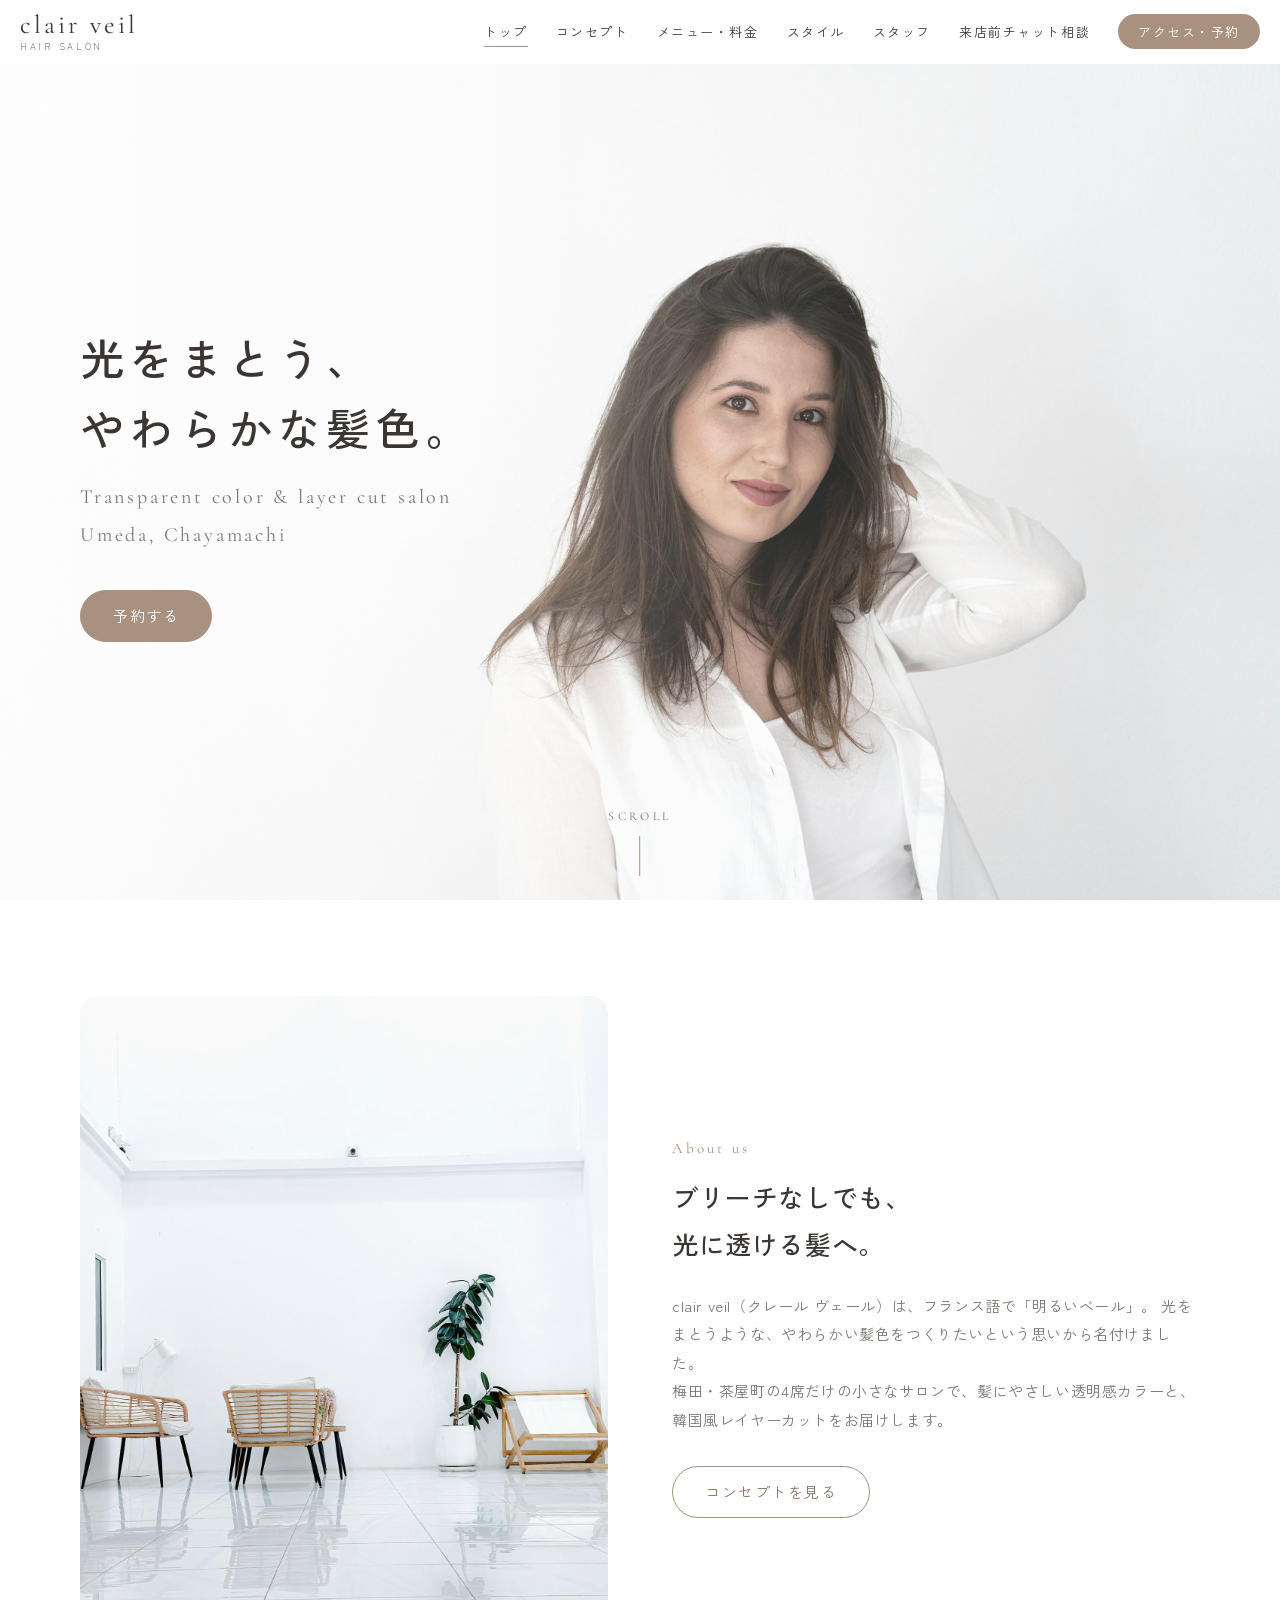
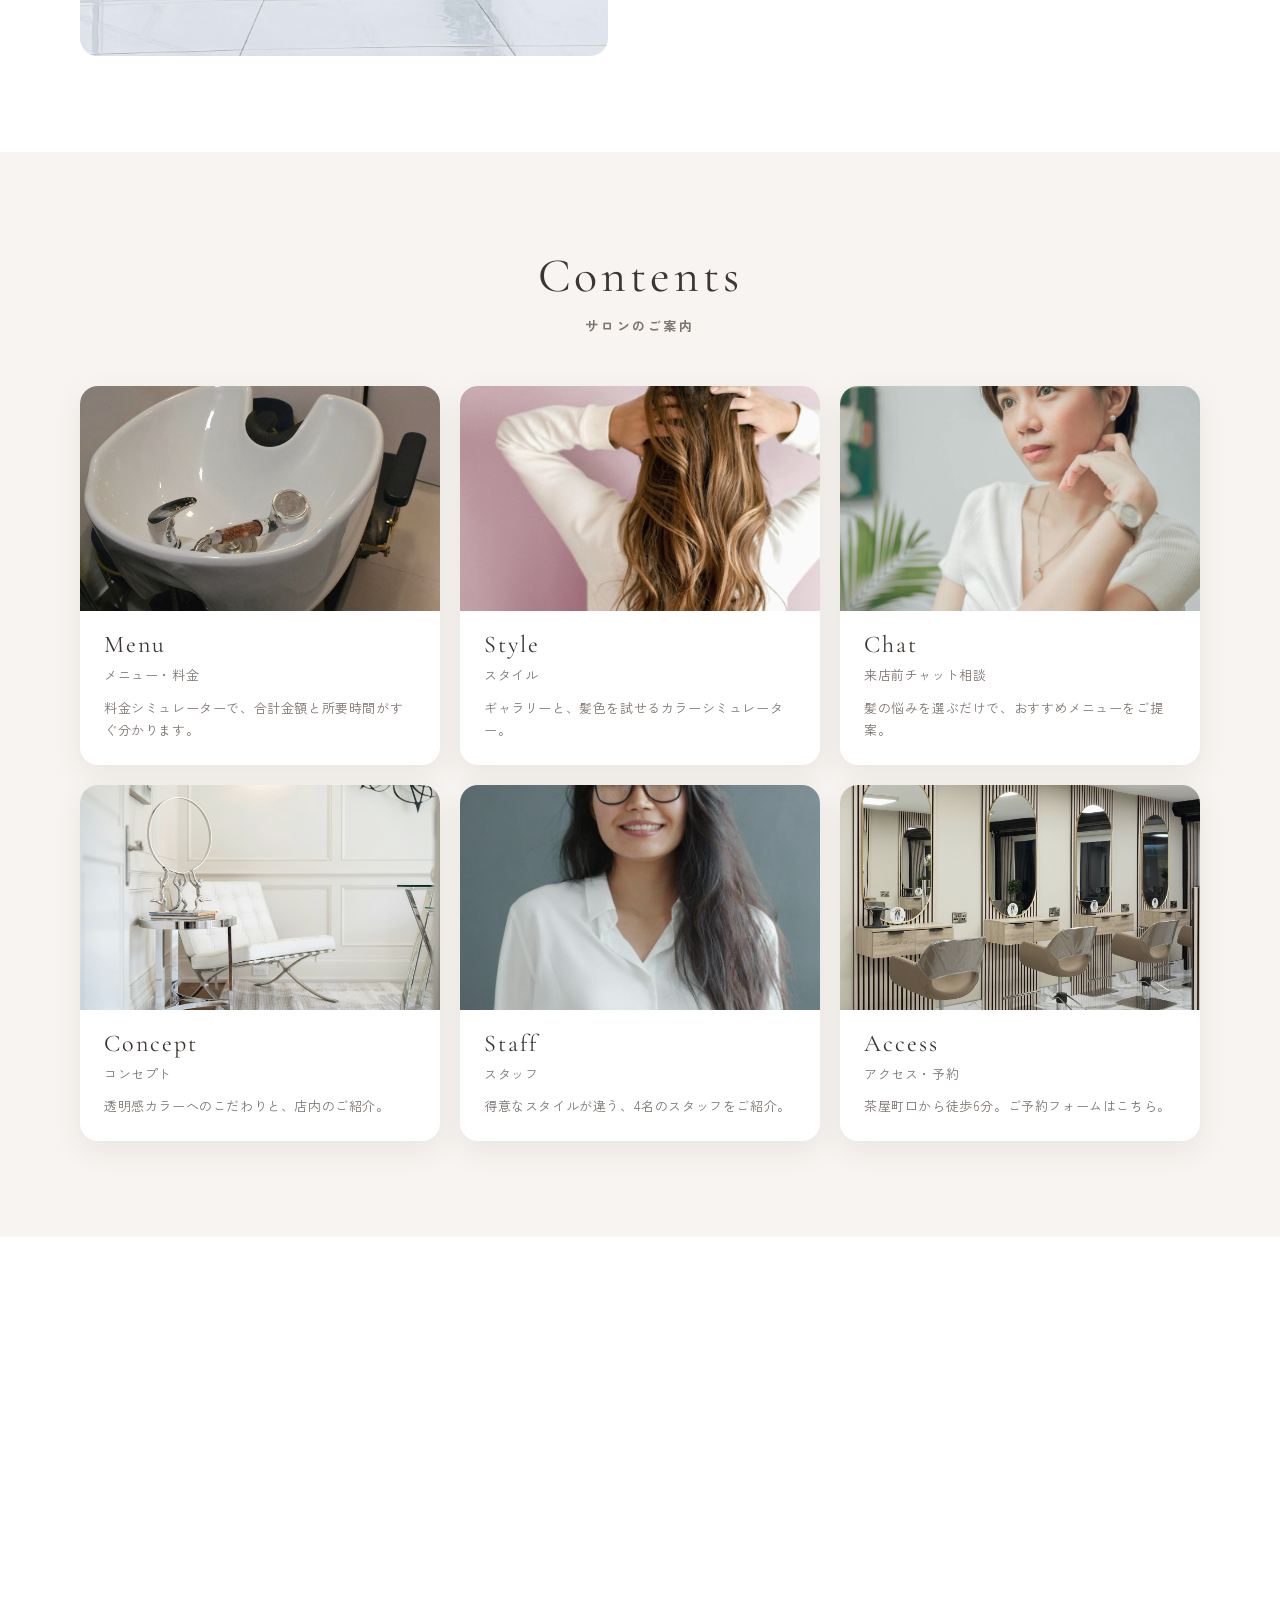
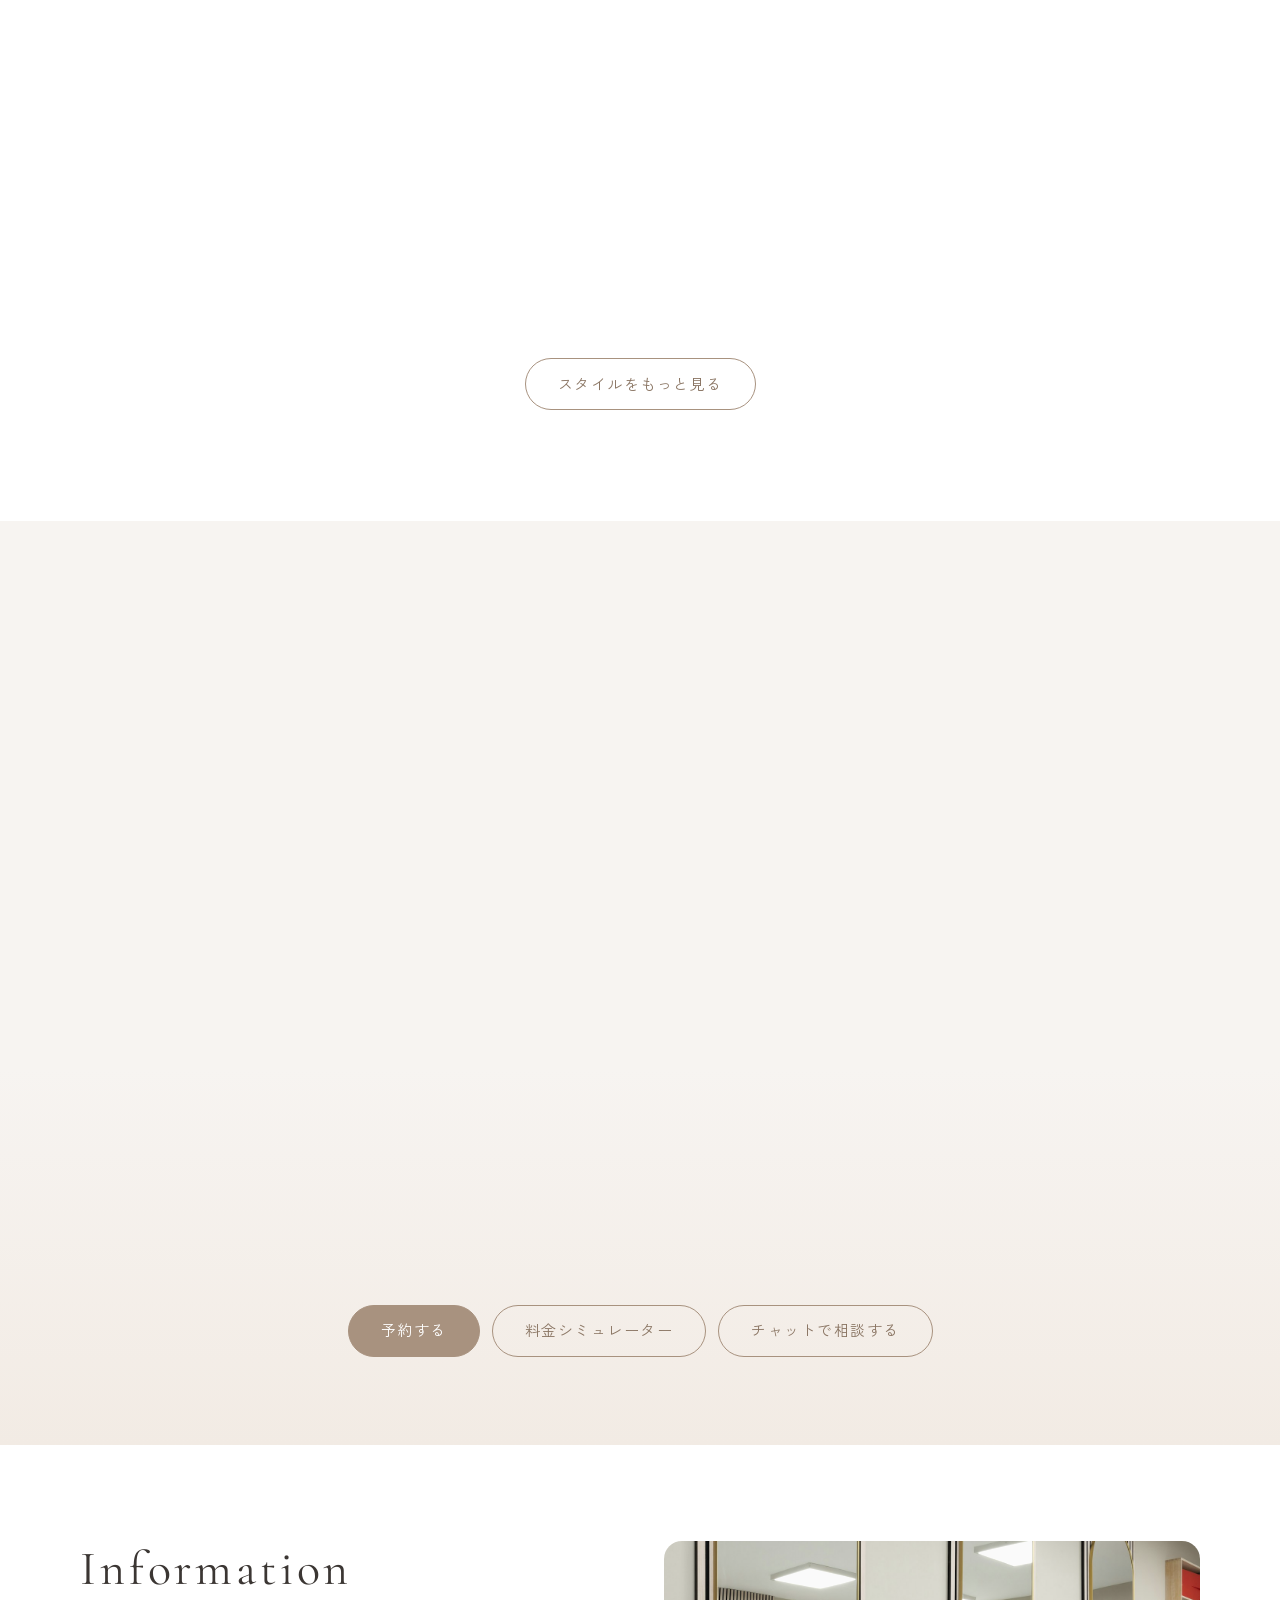
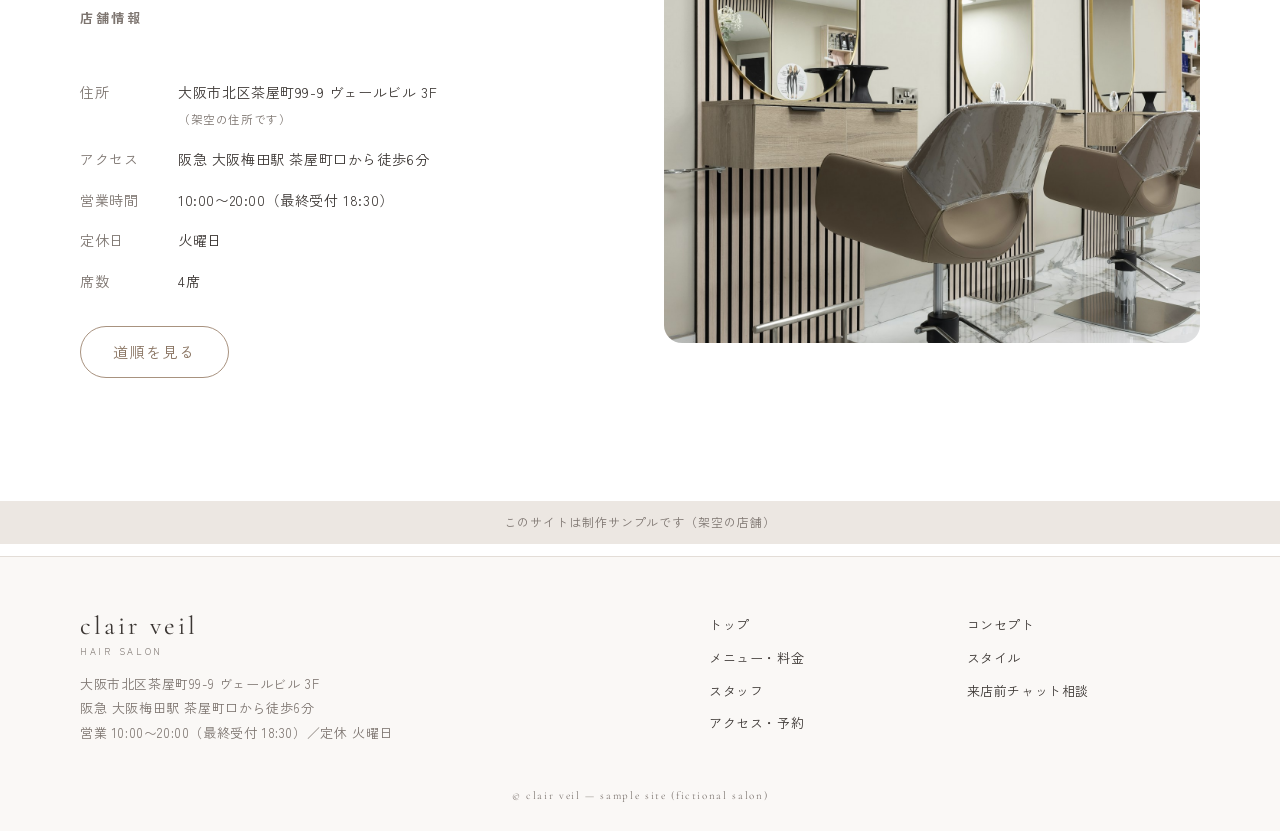
<file: index.html>
<!DOCTYPE html>
<html lang="ja">
<head>
  <meta charset="UTF-8">
  <meta name="viewport" content="width=device-width, initial-scale=1">
  <meta name="robots" content="noindex, nofollow">
  <title>clair veil｜梅田・茶屋町の透明感カラー美容室（制作サンプル）</title>
  <meta name="description" content="架空の美容室 clair veil の制作サンプルサイトです。実在の店舗ではありません。">
  <link rel="preconnect" href="https://fonts.googleapis.com">
  <link rel="preconnect" href="https://fonts.gstatic.com" crossorigin>
  <link href="https://fonts.googleapis.com/css2?family=Cormorant+Garamond:wght@400;500&family=Zen+Kaku+Gothic+New:wght@400;500&display=swap" rel="stylesheet">
  <link rel="stylesheet" href="css/style.css">
  <script src="js/data.js" defer></script>
  <script src="js/common.js" defer></script>
</head>
<body data-page="top">
<main>

  <!-- メイン写真 -->
  <section class="hero">
    <div class="hero__img"><img class="photo" src="images/hero.jpg" alt="白い背景でやわらかく微笑む女性" width="1920" height="1280" fetchpriority="high"></div>
    <div class="wrap hero__body">
      <h1 class="hero__catch reveal">光をまとう、<br>やわらかな髪色。</h1>
      <p class="hero__sub reveal reveal-delay-1">Transparent color &amp; layer cut salon<br>Umeda, Chayamachi</p>
      <div class="reveal reveal-delay-2"><a class="btn" href="reserve.html">予約する</a></div>
    </div>
    <span class="hero__scroll" aria-hidden="true">SCROLL</span>
  </section>

  <!-- お店のひとこと -->
  <section class="section">
    <div class="wrap intro">
      <div class="intro__img reveal"><img class="photo" src="images/salon-01.jpg" alt="白を基調にした明るい店内" width="1400" height="934" loading="lazy"></div>
      <div class="reveal reveal-delay-1">
        <p class="eyebrow">About us</p>
        <h2 class="intro__title">ブリーチなしでも、<br>光に透ける髪へ。</h2>
        <p class="intro__text">
          clair veil（クレール ヴェール）は、フランス語で「明るいベール」。
          光をまとうような、やわらかい髪色をつくりたいという思いから名付けました。<br>
          梅田・茶屋町の4席だけの小さなサロンで、髪にやさしい透明感カラーと、
          韓国風レイヤーカットをお届けします。
        </p>
        <a class="btn btn--ghost" href="concept.html">コンセプトを見る</a>
      </div>
    </div>
  </section>

  <!-- 各ページへの入口 -->
  <section class="section section--soft">
    <div class="wrap">
      <h2 class="heading reveal"><span class="heading__en">Contents</span><span class="heading__ja">サロンのご案内</span></h2>
      <div class="entries">
        <a class="entry reveal" href="menu.html">
          <div class="entry__img"><img class="photo" src="images/shampoo.jpg" alt="白いシャンプー台" loading="lazy" width="1400" height="934"></div>
          <div class="entry__body"><span class="entry__en">Menu</span><span class="entry__ja">メニュー・料金</span><p>料金シミュレーターで、合計金額と所要時間がすぐ分かります。</p></div>
        </a>
        <a class="entry reveal reveal-delay-1" href="style.html">
          <div class="entry__img"><img class="photo" src="images/style-12.jpg" alt="ベージュの巻き髪ロング" loading="lazy" width="900" height="1125"></div>
          <div class="entry__body"><span class="entry__en">Style</span><span class="entry__ja">スタイル</span><p>ギャラリーと、髪色を試せるカラーシミュレーター。</p></div>
        </a>
        <a class="entry reveal reveal-delay-2" href="chat.html">
          <div class="entry__img"><img class="photo" src="images/model-02.jpg" alt="白いシャツの女性" loading="lazy" width="1000" height="1250"></div>
          <div class="entry__body"><span class="entry__en">Chat</span><span class="entry__ja">来店前チャット相談</span><p>髪の悩みを選ぶだけで、おすすめメニューをご提案。</p></div>
        </a>
        <a class="entry reveal" href="concept.html">
          <div class="entry__img"><img class="photo" src="images/salon-02.jpg" alt="白いスタイリングチェアと鏡" loading="lazy" width="1400" height="934"></div>
          <div class="entry__body"><span class="entry__en">Concept</span><span class="entry__ja">コンセプト</span><p>透明感カラーへのこだわりと、店内のご紹介。</p></div>
        </a>
        <a class="entry reveal reveal-delay-1" href="staff.html">
          <div class="entry__img"><img class="photo" src="images/staff-1.jpg" alt="店長の白石" loading="lazy" width="800" height="1000"></div>
          <div class="entry__body"><span class="entry__en">Staff</span><span class="entry__ja">スタッフ</span><p>得意なスタイルが違う、4名のスタッフをご紹介。</p></div>
        </a>
        <a class="entry reveal reveal-delay-2" href="reserve.html">
          <div class="entry__img"><img class="photo" src="images/salon-05.jpg" alt="鏡が並ぶ明るい店内" loading="lazy" width="1400" height="934"></div>
          <div class="entry__body"><span class="entry__en">Access</span><span class="entry__ja">アクセス・予約</span><p>茶屋町口から徒歩6分。ご予約フォームはこちら。</p></div>
        </a>
      </div>
    </div>
  </section>

  <!-- おすすめスタイル -->
  <section class="section">
    <div class="wrap">
      <h2 class="heading reveal"><span class="heading__en">Pick up Style</span><span class="heading__ja">おすすめスタイル</span></h2>
      <div class="styles-pick">
        <a class="style-card reveal" href="style.html?open=11"><div class="style-card__img"><img class="photo" src="images/style-11.jpg" alt="ミルクティーベージュのロングレイヤー" loading="lazy" width="900" height="1125"></div><p class="style-card__name">ミルクティーベージュの<br>ロングレイヤー</p><span class="style-card__tag">ロング／ベージュ系</span></a>
        <a class="style-card reveal reveal-delay-1" href="style.html?open=8"><div class="style-card__img"><img class="photo" src="images/style-08.jpg" alt="スモーキーグレージュの外ハネミディ" loading="lazy" width="900" height="1125"></div><p class="style-card__name">スモーキーグレージュの<br>外ハネミディ</p><span class="style-card__tag">ミディアム／グレージュ系</span></a>
        <a class="style-card reveal reveal-delay-2" href="style.html?open=2"><div class="style-card__img"><img class="photo" src="images/style-02.jpg" alt="ナチュラルブラウンの丸みボブ" loading="lazy" width="900" height="1125"></div><p class="style-card__name">ナチュラルブラウンの<br>丸みボブ</p><span class="style-card__tag">ショート／ブラウン系</span></a>
        <a class="style-card reveal reveal-delay-3" href="style.html?open=10"><div class="style-card__img"><img class="photo" src="images/style-10.jpg" alt="ピンクラベンダーのグラデーション" loading="lazy" width="900" height="1125"></div><p class="style-card__name">ピンクラベンダーの<br>グラデーション</p><span class="style-card__tag">ロング／ピンク・ラベンダー系</span></a>
      </div>
      <p class="center"><a class="btn btn--ghost" href="style.html">スタイルをもっと見る</a></p>
    </div>
  </section>

  <!-- 3つの特徴 -->
  <section class="section section--soft">
    <div class="wrap">
      <h2 class="heading reveal"><span class="heading__en">Feature</span><span class="heading__ja">clair veil の3つの特徴</span></h2>
      <ol class="features">
        <li class="feature reveal"><span class="feature__num">01</span><h3>ブリーチなしの透明感カラー</h3><p>赤みと黄みをおさえる薬剤選びで、ブリーチをしなくても光に透ける色をつくります。</p></li>
        <li class="feature reveal reveal-delay-1"><span class="feature__num">02</span><h3>韓国風レイヤーカット</h3><p>顔まわりのレイヤーと前髪で、写真映えする今っぽいシルエットに。</p></li>
        <li class="feature reveal reveal-delay-2"><span class="feature__num">03</span><h3>4席だけの落ち着いた空間</h3><p>席どうしの間隔を広くとり、まわりを気にせずゆっくり相談できます。</p></li>
      </ol>
    </div>
  </section>

  <!-- 予約への誘導 -->
  <section class="cta">
    <h2 class="cta__title reveal">Reservation</h2>
    <p class="reveal">料金を確かめてから、そのままご予約いただけます。</p>
    <div class="cta__btns reveal">
      <a class="btn" href="reserve.html">予約する</a>
      <a class="btn btn--ghost" href="menu.html#simulator">料金シミュレーター</a>
      <a class="btn btn--ghost" href="chat.html">チャットで相談する</a>
    </div>
  </section>

  <!-- 店舗情報 -->
  <section class="section">
    <div class="wrap info">
      <div class="reveal">
        <h2 class="heading heading--left"><span class="heading__en">Information</span><span class="heading__ja">店舗情報</span></h2>
        <dl>
          <dt>住所</dt><dd>大阪市北区茶屋町99-9 ヴェールビル 3F<br><small class="muted">（架空の住所です）</small></dd>
          <dt>アクセス</dt><dd>阪急 大阪梅田駅 茶屋町口から徒歩6分</dd>
          <dt>営業時間</dt><dd>10:00〜20:00（最終受付 18:30）</dd>
          <dt>定休日</dt><dd>火曜日</dd>
          <dt>席数</dt><dd>4席</dd>
        </dl>
        <p style="margin-top:32px"><a class="btn btn--ghost" href="reserve.html#access">道順を見る</a></p>
      </div>
      <div class="info__map reveal reveal-delay-1"><img class="photo" src="images/salon-04.jpg" alt="ベージュのスタイリングチェアが並ぶ店内" loading="lazy" width="1400" height="934"></div>
    </div>
  </section>

</main>
</body>
</html>
</file>
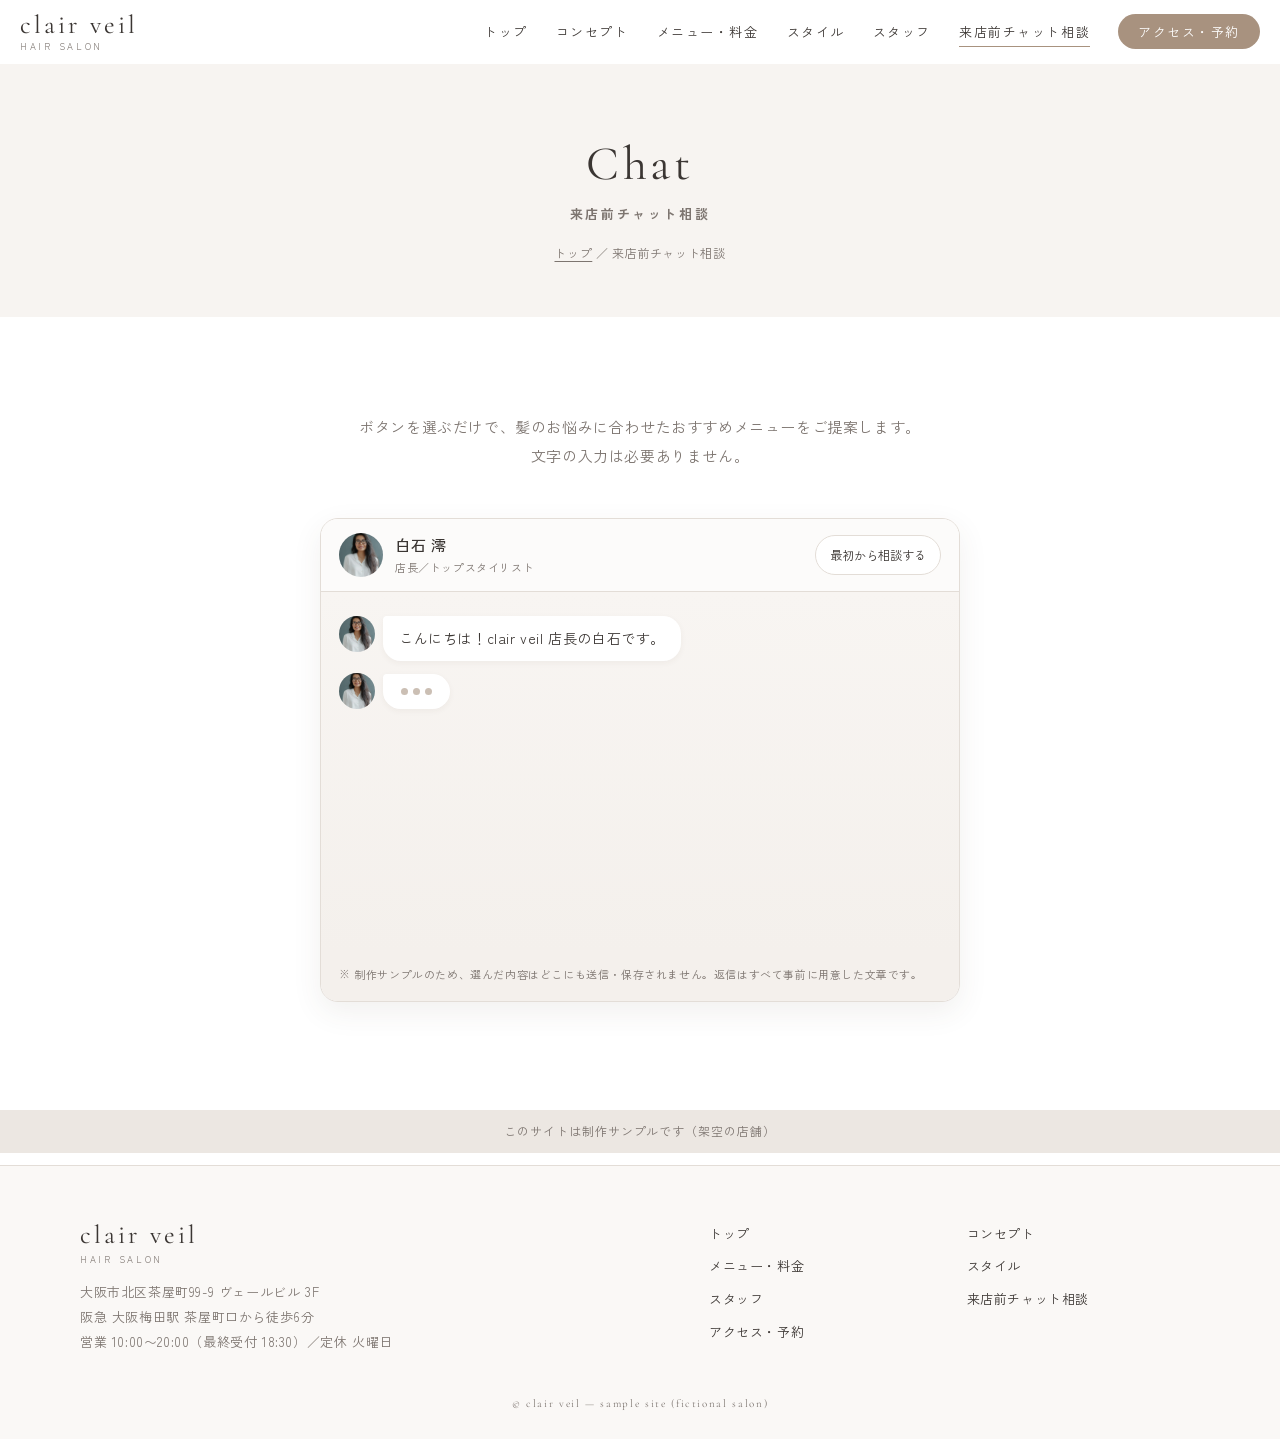
<file: chat.html>
<!DOCTYPE html>
<html lang="ja">
<head>
  <meta charset="UTF-8">
  <meta name="viewport" content="width=device-width, initial-scale=1">
  <meta name="robots" content="noindex, nofollow">
  <title>来店前チャット相談｜clair veil（制作サンプル）</title>
  <meta name="description" content="架空の美容室 clair veil の来店前チャット相談（選択式・制作サンプル）。">
  <link rel="preconnect" href="https://fonts.googleapis.com">
  <link rel="preconnect" href="https://fonts.gstatic.com" crossorigin>
  <link href="https://fonts.googleapis.com/css2?family=Cormorant+Garamond:wght@400;500&family=Zen+Kaku+Gothic+New:wght@400;500&display=swap" rel="stylesheet">
  <link rel="stylesheet" href="css/style.css">
  <script src="js/data.js" defer></script>
  <script src="js/common.js" defer></script>
  <script src="js/chat.js" defer></script>
</head>
<body data-page="chat">
<main>

  <div class="page-head">
    <h1 class="heading"><span class="heading__en">Chat</span><span class="heading__ja">来店前チャット相談</span></h1>
    <p class="breadcrumb"><a href="index.html">トップ</a> ／ 来店前チャット相談</p>
  </div>

  <section class="section chat-section">
    <div class="wrap">
      <p class="lead" style="margin-top:0">ボタンを選ぶだけで、髪のお悩みに合わせたおすすめメニューをご提案します。<br>文字の入力は必要ありません。</p>

      <div class="chat" id="chat">
        <div class="chat__head">
          <img class="chat__avatar" id="chat-avatar" src="images/staff-1.jpg" alt="" width="44" height="44">
          <div class="chat__who"><b id="chat-name">白石 澪</b><small>店長／トップスタイリスト</small></div>
          <button class="chat__restart" type="button" id="chat-restart">最初から相談する</button>
        </div>
        <div class="chat__log" id="chat-log" aria-live="polite"></div>
        <div class="chat__choices" id="chat-choices"></div>
        <p class="chat__note">※ 制作サンプルのため、選んだ内容はどこにも送信・保存されません。返信はすべて事前に用意した文章です。</p>
      </div>
    </div>
  </section>

</main>
</body>
</html>
</file>
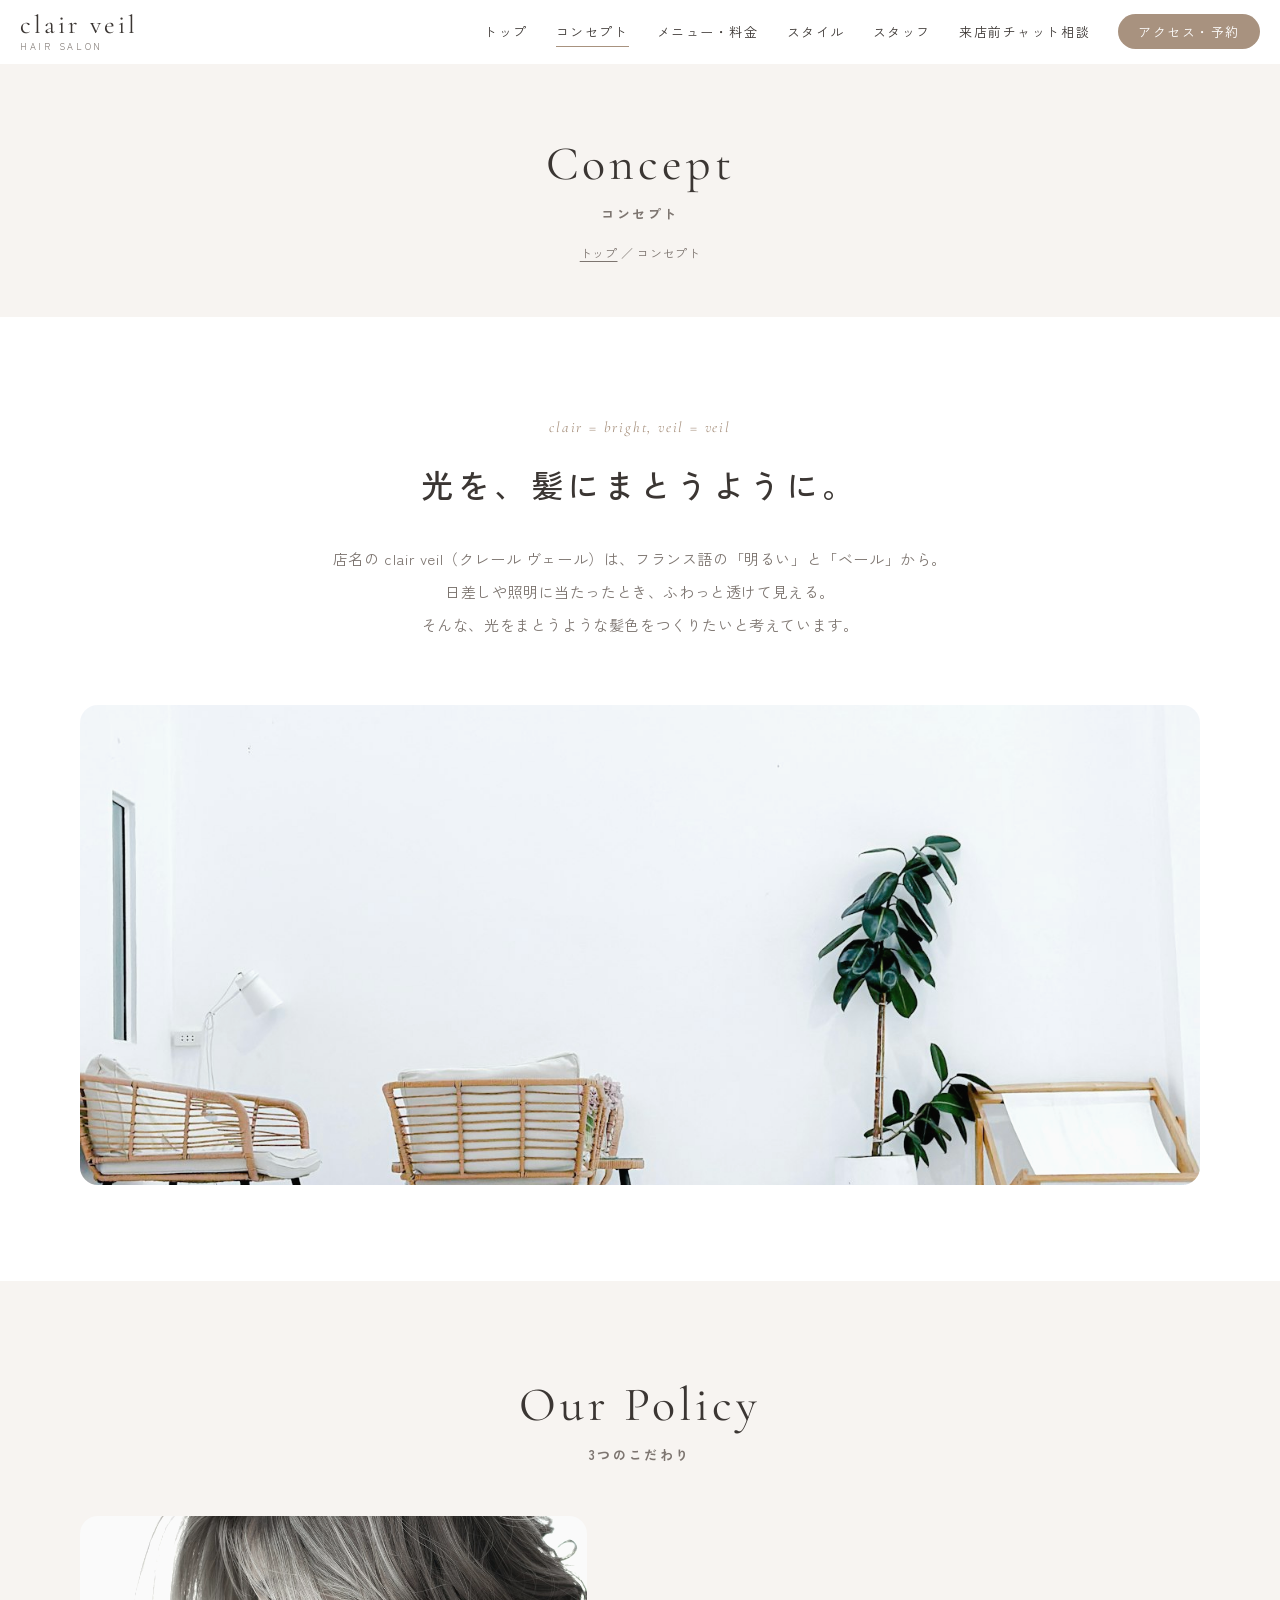
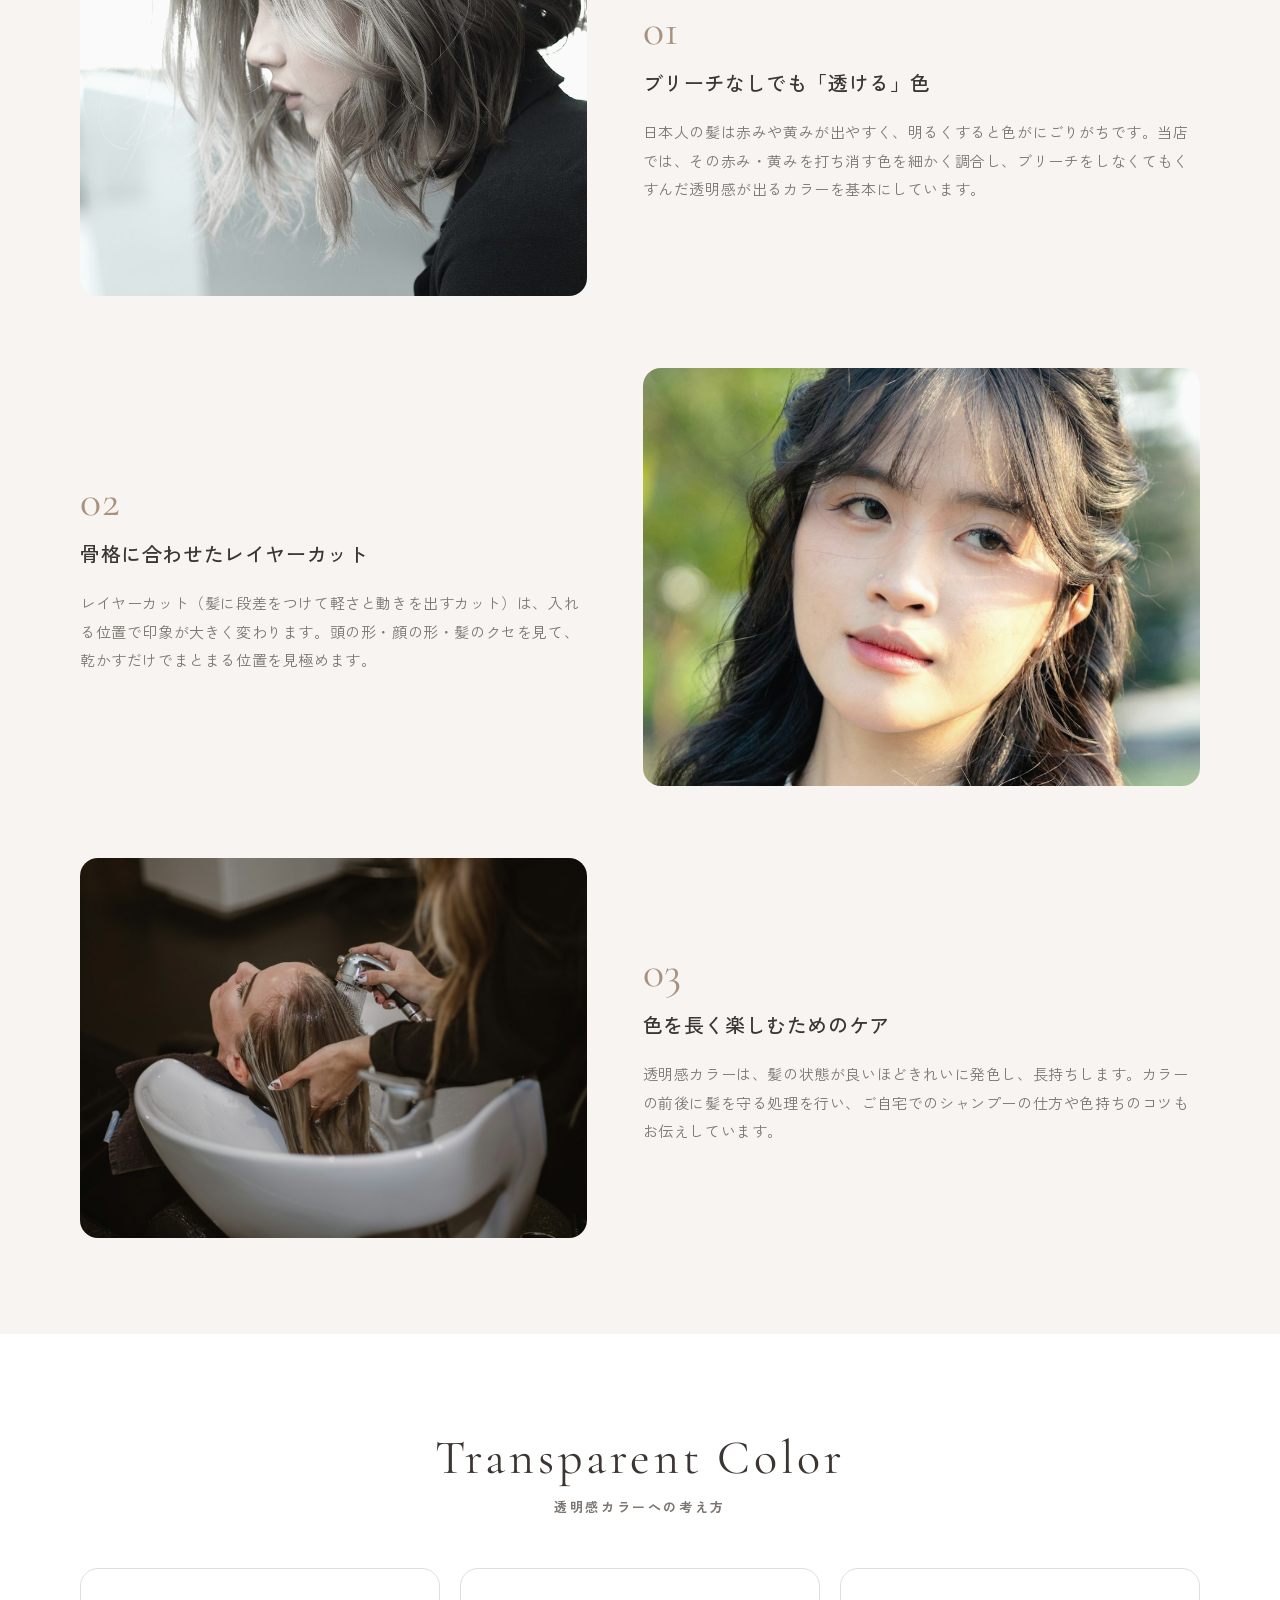
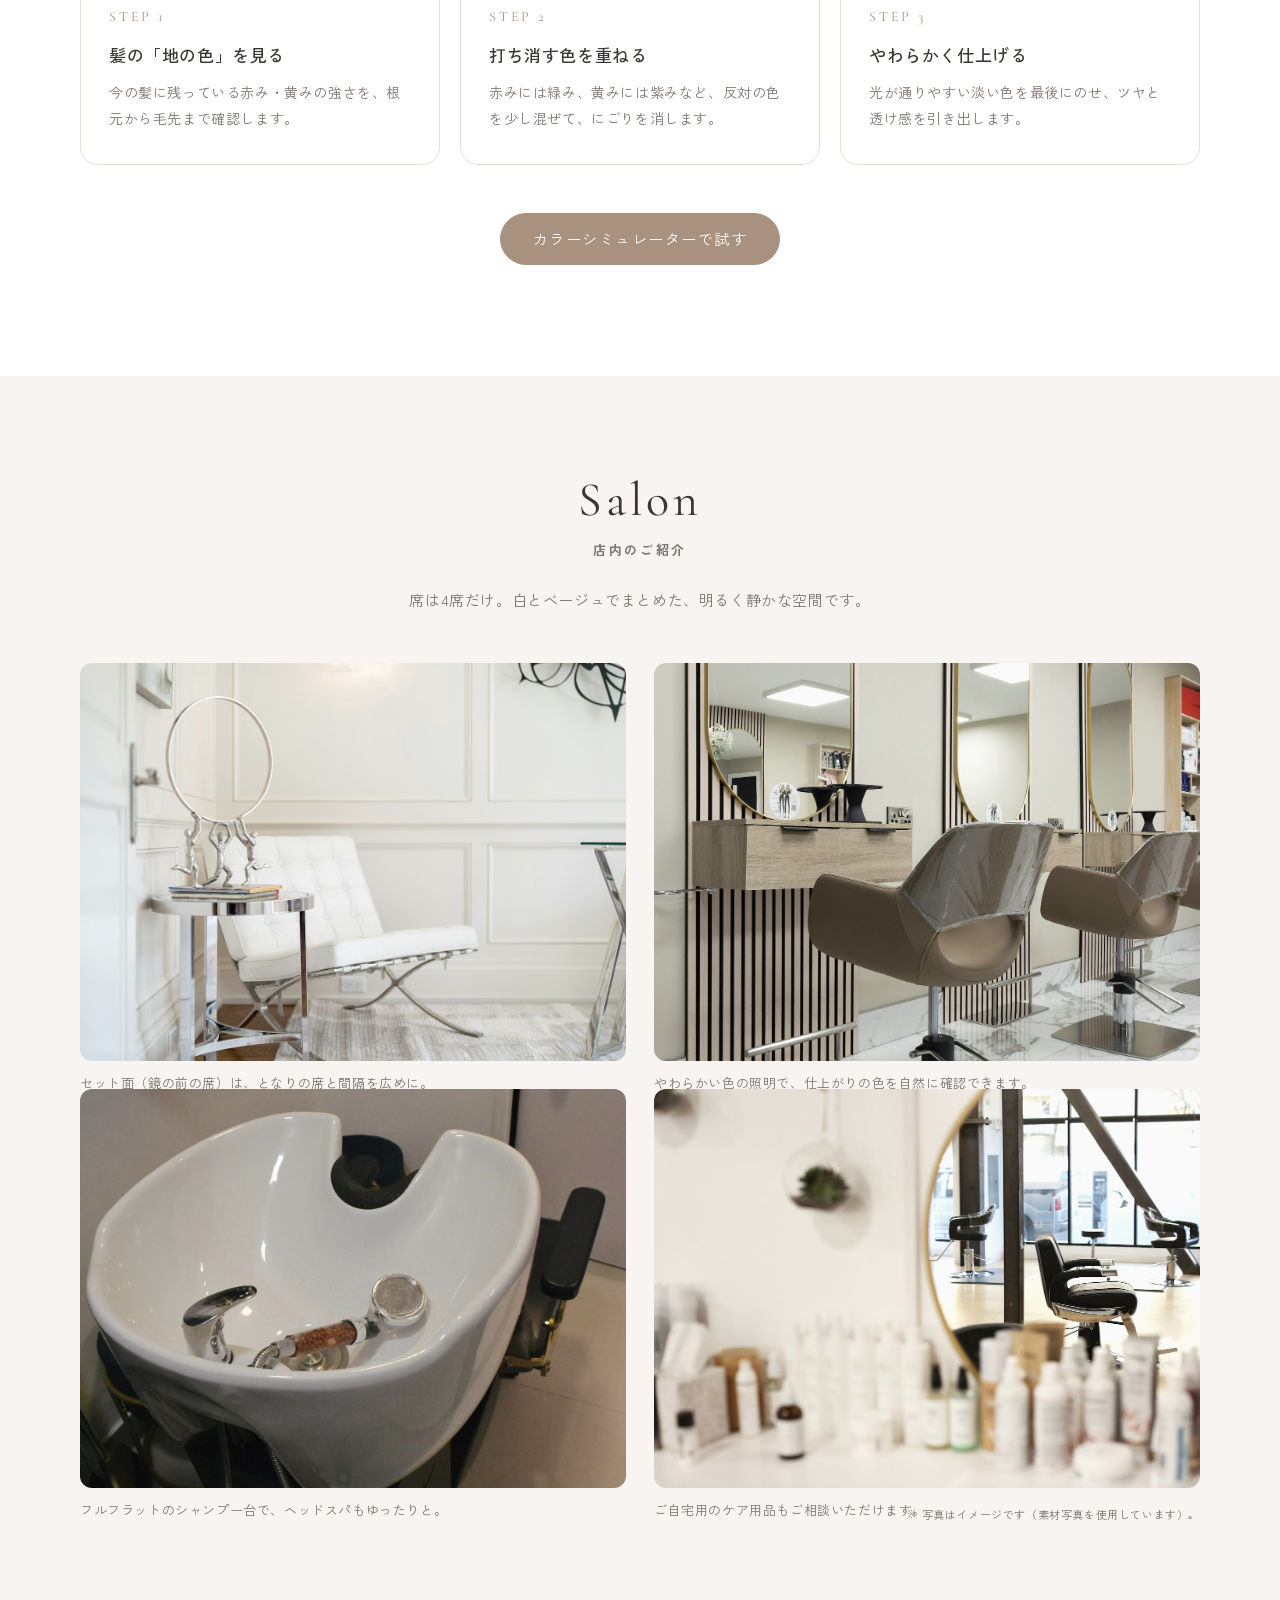
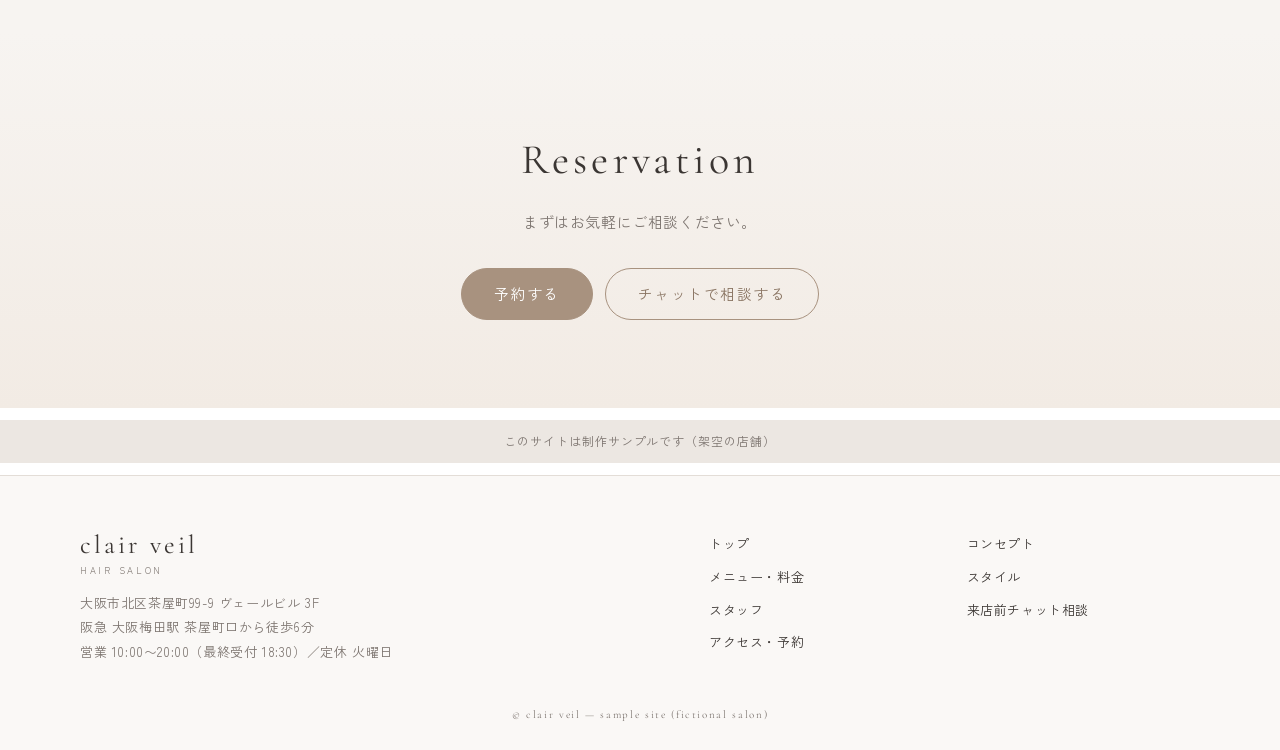
<file: concept.html>
<!DOCTYPE html>
<html lang="ja">
<head>
  <meta charset="UTF-8">
  <meta name="viewport" content="width=device-width, initial-scale=1">
  <meta name="robots" content="noindex, nofollow">
  <title>コンセプト｜clair veil（制作サンプル）</title>
  <meta name="description" content="架空の美容室 clair veil のコンセプト（制作サンプル）。">
  <link rel="preconnect" href="https://fonts.googleapis.com">
  <link rel="preconnect" href="https://fonts.gstatic.com" crossorigin>
  <link href="https://fonts.googleapis.com/css2?family=Cormorant+Garamond:wght@400;500&family=Zen+Kaku+Gothic+New:wght@400;500&display=swap" rel="stylesheet">
  <link rel="stylesheet" href="css/style.css">
  <script src="js/data.js" defer></script>
  <script src="js/common.js" defer></script>
</head>
<body data-page="concept">
<main>

  <div class="page-head">
    <h1 class="heading"><span class="heading__en">Concept</span><span class="heading__ja">コンセプト</span></h1>
    <p class="breadcrumb"><a href="index.html">トップ</a> ／ コンセプト</p>
  </div>

  <!-- メッセージ -->
  <section class="section">
    <div class="wrap concept-lead">
      <p class="concept-lead__en reveal">clair = bright, veil = veil</p>
      <h2 class="concept-lead__title reveal">光を、髪にまとうように。</h2>
      <p class="reveal">
        店名の clair veil（クレール ヴェール）は、フランス語の「明るい」と「ベール」から。<br>
        日差しや照明に当たったとき、ふわっと透けて見える。<br>
        そんな、光をまとうような髪色をつくりたいと考えています。
      </p>
    </div>
    <div class="wrap concept-wide reveal"><img class="photo" src="images/salon-01.jpg" alt="白を基調にした明るい店内" width="1400" height="934" loading="lazy"></div>
  </section>

  <!-- こだわり -->
  <section class="section section--soft">
    <div class="wrap">
      <h2 class="heading reveal"><span class="heading__en">Our Policy</span><span class="heading__ja">3つのこだわり</span></h2>

      <div class="policy reveal">
        <div class="policy__img"><img class="photo" src="images/style-08.jpg" alt="グレージュカラーのミディアムヘア" width="900" height="1125" loading="lazy"></div>
        <div class="policy__body">
          <span class="policy__num">01</span>
          <h3>ブリーチなしでも「透ける」色</h3>
          <p>日本人の髪は赤みや黄みが出やすく、明るくすると色がにごりがちです。当店では、その赤み・黄みを打ち消す色を細かく調合し、ブリーチをしなくてもくすんだ透明感が出るカラーを基本にしています。</p>
        </div>
      </div>

      <div class="policy policy--rev reveal">
        <div class="policy__img"><img class="photo" src="images/style-06.jpg" alt="顔まわりにレイヤーを入れたミディアムヘア" width="900" height="1125" loading="lazy"></div>
        <div class="policy__body">
          <span class="policy__num">02</span>
          <h3>骨格に合わせたレイヤーカット</h3>
          <p>レイヤーカット（髪に段差をつけて軽さと動きを出すカット）は、入れる位置で印象が大きく変わります。頭の形・顔の形・髪のクセを見て、乾かすだけでまとまる位置を見極めます。</p>
        </div>
      </div>

      <div class="policy reveal">
        <div class="policy__img"><img class="photo" src="images/spa.jpg" alt="シャンプー台で髪を洗ってもらう女性" width="1400" height="934" loading="lazy"></div>
        <div class="policy__body">
          <span class="policy__num">03</span>
          <h3>色を長く楽しむためのケア</h3>
          <p>透明感カラーは、髪の状態が良いほどきれいに発色し、長持ちします。カラーの前後に髪を守る処理を行い、ご自宅でのシャンプーの仕方や色持ちのコツもお伝えしています。</p>
        </div>
      </div>
    </div>
  </section>

  <!-- 透明感カラーとは -->
  <section class="section">
    <div class="wrap">
      <h2 class="heading reveal"><span class="heading__en">Transparent Color</span><span class="heading__ja">透明感カラーへの考え方</span></h2>
      <div class="steps-3">
        <div class="step-box reveal"><span class="step-box__label">STEP 1</span><h3>髪の「地の色」を見る</h3><p>今の髪に残っている赤み・黄みの強さを、根元から毛先まで確認します。</p></div>
        <div class="step-box reveal reveal-delay-1"><span class="step-box__label">STEP 2</span><h3>打ち消す色を重ねる</h3><p>赤みには緑み、黄みには紫みなど、反対の色を少し混ぜて、にごりを消します。</p></div>
        <div class="step-box reveal reveal-delay-2"><span class="step-box__label">STEP 3</span><h3>やわらかく仕上げる</h3><p>光が通りやすい淡い色を最後にのせ、ツヤと透け感を引き出します。</p></div>
      </div>
      <p class="center reveal"><a class="btn" href="style.html#color-sim">カラーシミュレーターで試す</a></p>
    </div>
  </section>

  <!-- 店内 -->
  <section class="section section--soft">
    <div class="wrap">
      <h2 class="heading reveal"><span class="heading__en">Salon</span><span class="heading__ja">店内のご紹介</span></h2>
      <p class="lead reveal">席は4席だけ。白とベージュでまとめた、明るく静かな空間です。</p>
      <div class="salon-grid">
        <figure class="reveal"><img class="photo" src="images/salon-02.jpg" alt="白いスタイリングチェア" width="1400" height="934" loading="lazy"><figcaption>セット面（鏡の前の席）は、となりの席と間隔を広めに。</figcaption></figure>
        <figure class="reveal reveal-delay-1"><img class="photo" src="images/salon-04.jpg" alt="ベージュのチェアが並ぶ店内" width="1400" height="934" loading="lazy"><figcaption>やわらかい色の照明で、仕上がりの色を自然に確認できます。</figcaption></figure>
        <figure class="reveal"><img class="photo" src="images/shampoo.jpg" alt="白いシャンプー台" width="1400" height="934" loading="lazy"><figcaption>フルフラットのシャンプー台で、ヘッドスパもゆったりと。</figcaption></figure>
        <figure class="reveal reveal-delay-1"><img class="photo" src="images/salon-03.jpg" alt="鏡とヘアケア製品の棚" width="1400" height="934" loading="lazy"><figcaption>ご自宅用のケア用品もご相談いただけます。</figcaption></figure>
      </div>
      <p class="photo-note">※ 写真はイメージです（素材写真を使用しています）。</p>
    </div>
  </section>

  <section class="cta">
    <h2 class="cta__title reveal">Reservation</h2>
    <p class="reveal">まずはお気軽にご相談ください。</p>
    <div class="cta__btns reveal">
      <a class="btn" href="reserve.html">予約する</a>
      <a class="btn btn--ghost" href="chat.html">チャットで相談する</a>
    </div>
  </section>

</main>
</body>
</html>
</file>
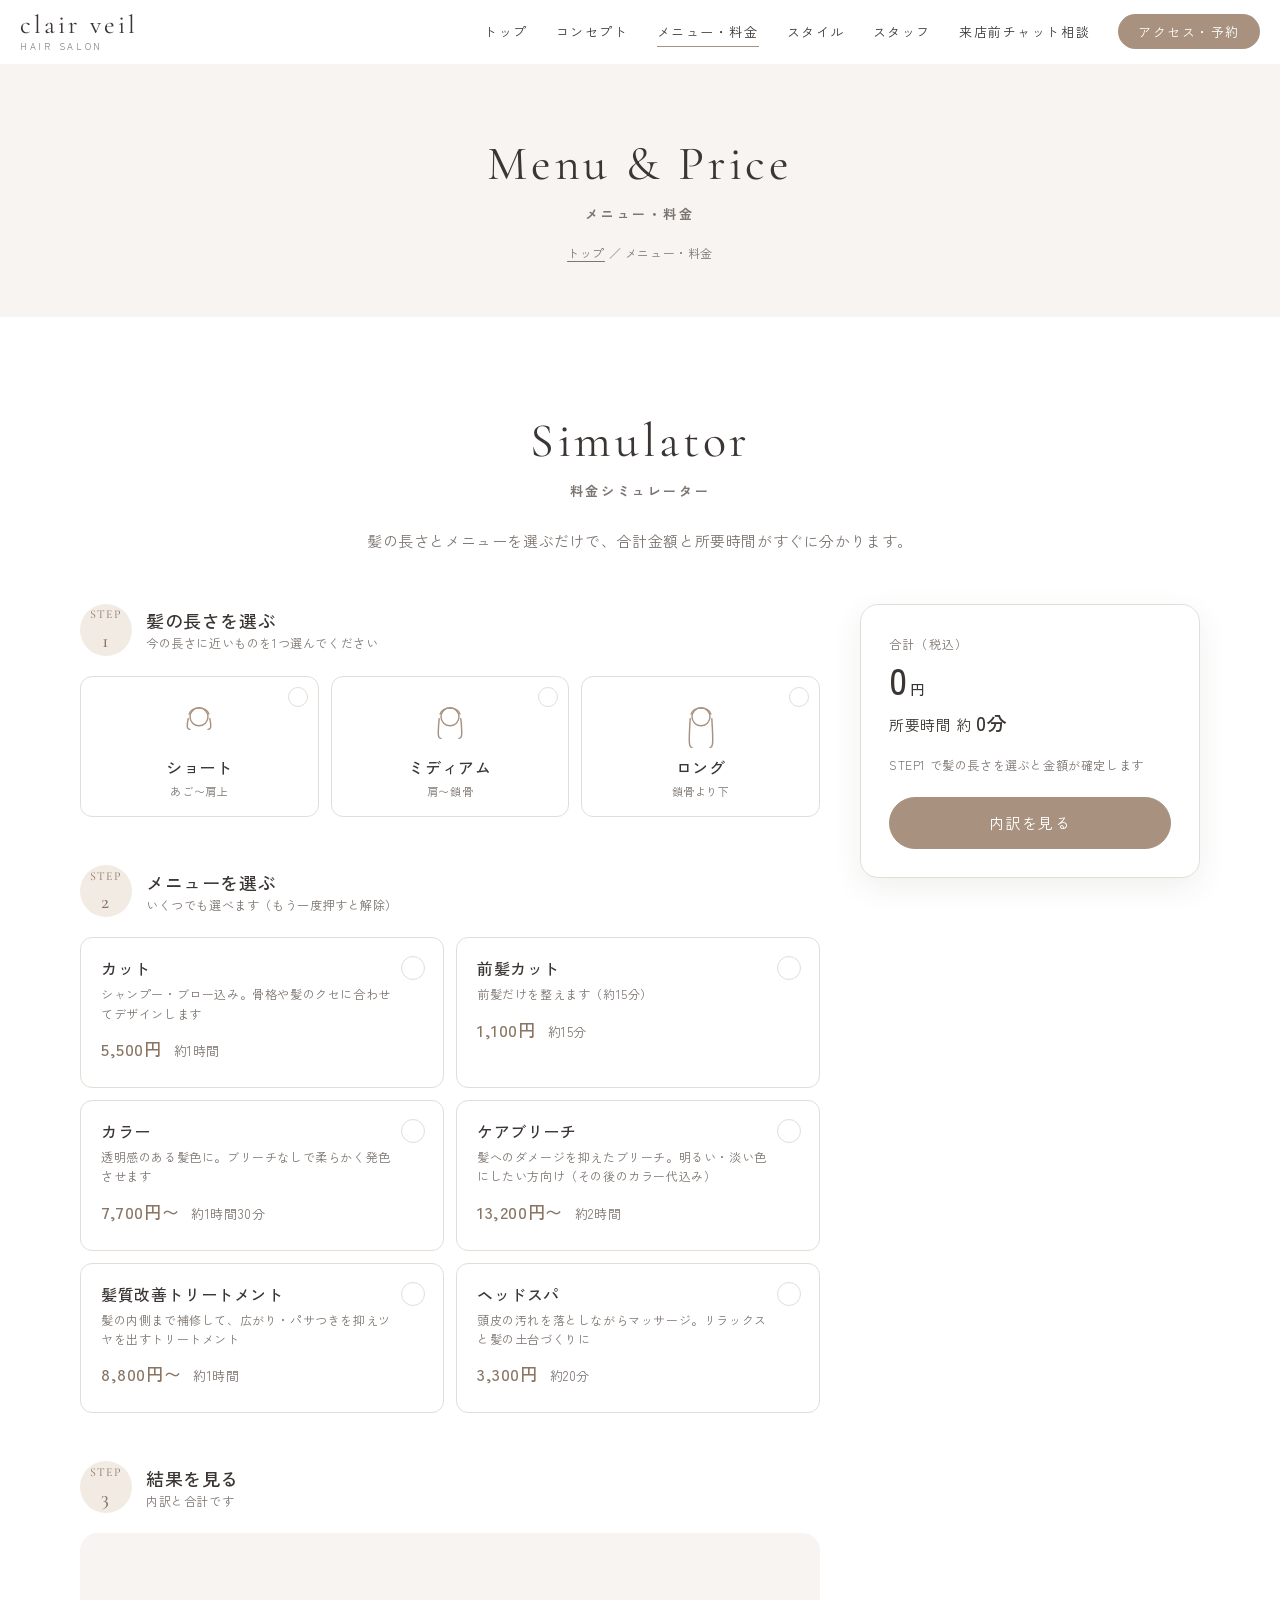
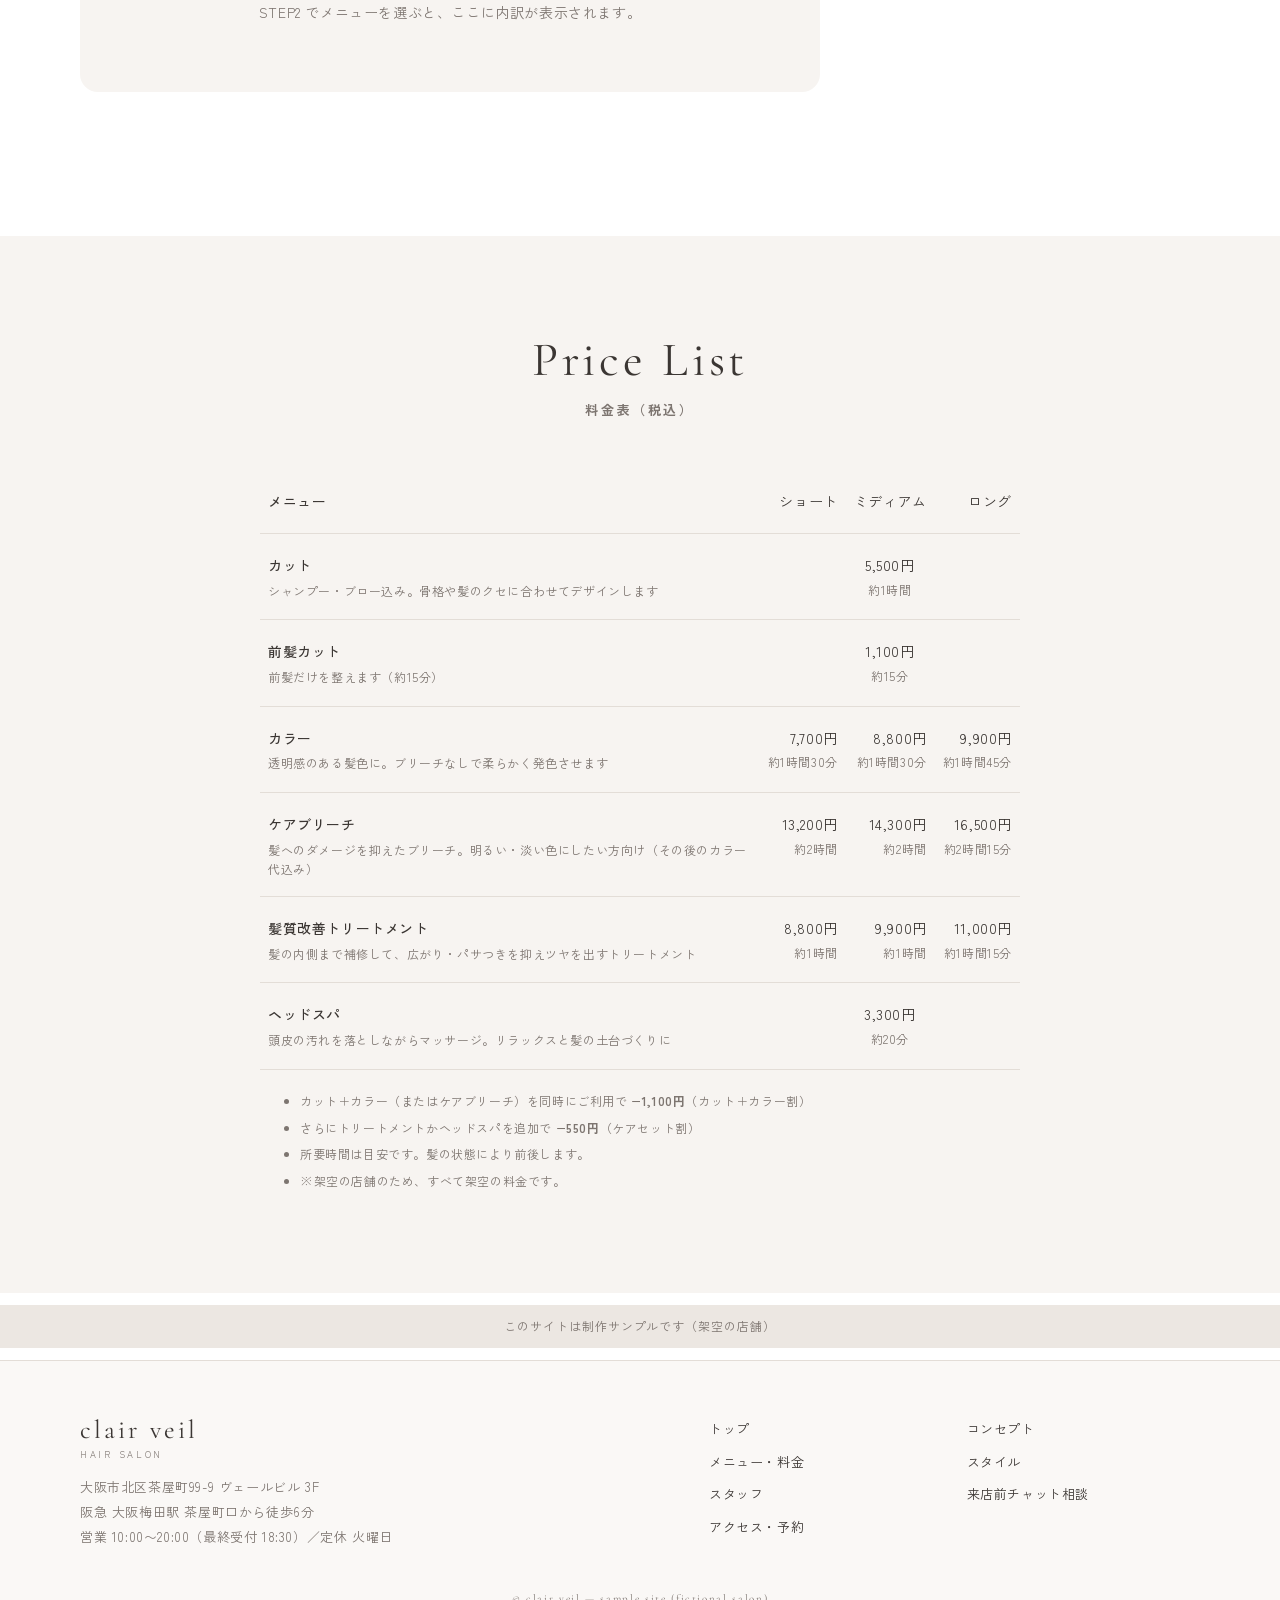
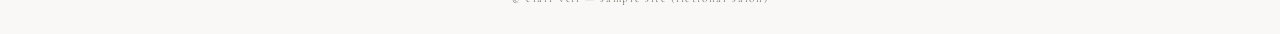
<file: menu.html>
<!DOCTYPE html>
<html lang="ja">
<head>
  <meta charset="UTF-8">
  <meta name="viewport" content="width=device-width, initial-scale=1">
  <meta name="robots" content="noindex, nofollow">
  <title>メニュー・料金｜clair veil（制作サンプル）</title>
  <meta name="description" content="架空の美容室 clair veil のメニュー・料金と料金シミュレーター（制作サンプル）。">
  <link rel="preconnect" href="https://fonts.googleapis.com">
  <link rel="preconnect" href="https://fonts.gstatic.com" crossorigin>
  <link href="https://fonts.googleapis.com/css2?family=Cormorant+Garamond:wght@400;500&family=Zen+Kaku+Gothic+New:wght@400;500&display=swap" rel="stylesheet">
  <link rel="stylesheet" href="css/style.css">
  <script src="js/data.js" defer></script>
  <script src="js/common.js" defer></script>
  <script src="js/simulator.js" defer></script>
</head>
<body data-page="menu" class="page-sim">
<main>

  <div class="page-head">
    <h1 class="heading"><span class="heading__en">Menu &amp; Price</span><span class="heading__ja">メニュー・料金</span></h1>
    <p class="breadcrumb"><a href="index.html">トップ</a> ／ メニュー・料金</p>
  </div>

  <!-- 料金シミュレーター -->
  <section class="section" id="simulator" aria-labelledby="sim-title">
    <div class="wrap">
      <h2 class="heading" id="sim-title"><span class="heading__en">Simulator</span><span class="heading__ja">料金シミュレーター</span></h2>
      <p class="lead">髪の長さとメニューを選ぶだけで、合計金額と所要時間がすぐに分かります。</p>

      <p class="sim-from-chat" id="sim-from" hidden></p>

      <div class="sim">
        <div>
          <!-- STEP 1 -->
          <div class="sim-step" id="step1">
            <div class="sim-step__head">
              <span class="sim-step__num">STEP<b>1</b></span>
              <h3 class="sim-step__title">髪の長さを選ぶ<span class="sim-step__hint">今の長さに近いものを1つ選んでください</span></h3>
            </div>
            <div class="choice-grid choice-grid--3" id="len-list" role="radiogroup" aria-label="髪の長さ"></div>
          </div>

          <!-- STEP 2 -->
          <div class="sim-step" id="step2">
            <div class="sim-step__head">
              <span class="sim-step__num">STEP<b>2</b></span>
              <h3 class="sim-step__title">メニューを選ぶ<span class="sim-step__hint">いくつでも選べます（もう一度押すと解除）</span></h3>
            </div>
            <div class="choice-grid choice-grid--2" id="menu-list"></div>
          </div>

          <!-- STEP 3 -->
          <div class="sim-step" id="step3">
            <div class="sim-step__head">
              <span class="sim-step__num">STEP<b>3</b></span>
              <h3 class="sim-step__title">結果を見る<span class="sim-step__hint">内訳と合計です</span></h3>
            </div>
            <div class="sim-result" id="result" aria-live="polite"></div>
          </div>
        </div>

        <!-- 合計（PC：右に固定表示） -->
        <aside class="sim-summary sim-summary--side" aria-label="現在の合計">
          <div class="sim-summary__label">合計（税込）</div>
          <div class="sim-summary__total" data-sum="total">0<small>円</small></div>
          <div class="sim-summary__time">所要時間 約 <b data-sum="time">0分</b></div>
          <span class="sim-summary__save" data-sum="save" hidden></span>
          <div class="sim-summary__len" data-sum="len"></div>
          <a class="btn btn--wide" href="#step3" style="margin-top:20px" data-sum="go">内訳を見る</a>
        </aside>
      </div>
    </div>
  </section>

  <!-- 料金表 -->
  <section class="section section--soft" id="price">
    <div class="wrap">
      <h2 class="heading reveal"><span class="heading__en">Price List</span><span class="heading__ja">料金表（税込）</span></h2>
      <table class="price-table reveal" id="price-table">
        <thead><tr><th scope="col">メニュー</th><td>ショート</td><td>ミディアム</td><td>ロング</td></tr></thead>
        <tbody></tbody>
      </table>
      <ul class="price-note reveal">
        <li>カット＋カラー（またはケアブリーチ）を同時にご利用で <b>−1,100円</b>（カット＋カラー割）</li>
        <li>さらにトリートメントかヘッドスパを追加で <b>−550円</b>（ケアセット割）</li>
        <li>所要時間は目安です。髪の状態により前後します。</li>
        <li>※架空の店舗のため、すべて架空の料金です。</li>
      </ul>
    </div>
  </section>

</main>

<!-- 合計（スマホ：画面下に固定表示） -->
<div class="sim-mobilebar" aria-label="現在の合計">
  <div class="sim-mobilebar__nums">
    <div class="sim-mobilebar__total"><span data-sum="total">0<small>円</small></span><span class="sim-mobilebar__save" data-sum="save-s"></span></div>
    <div class="sim-mobilebar__time">所要時間 約 <span data-sum="time">0分</span></div>
  </div>
  <a class="btn" href="#step3">内訳を見る</a>
</div>
</body>
</html>
</file>
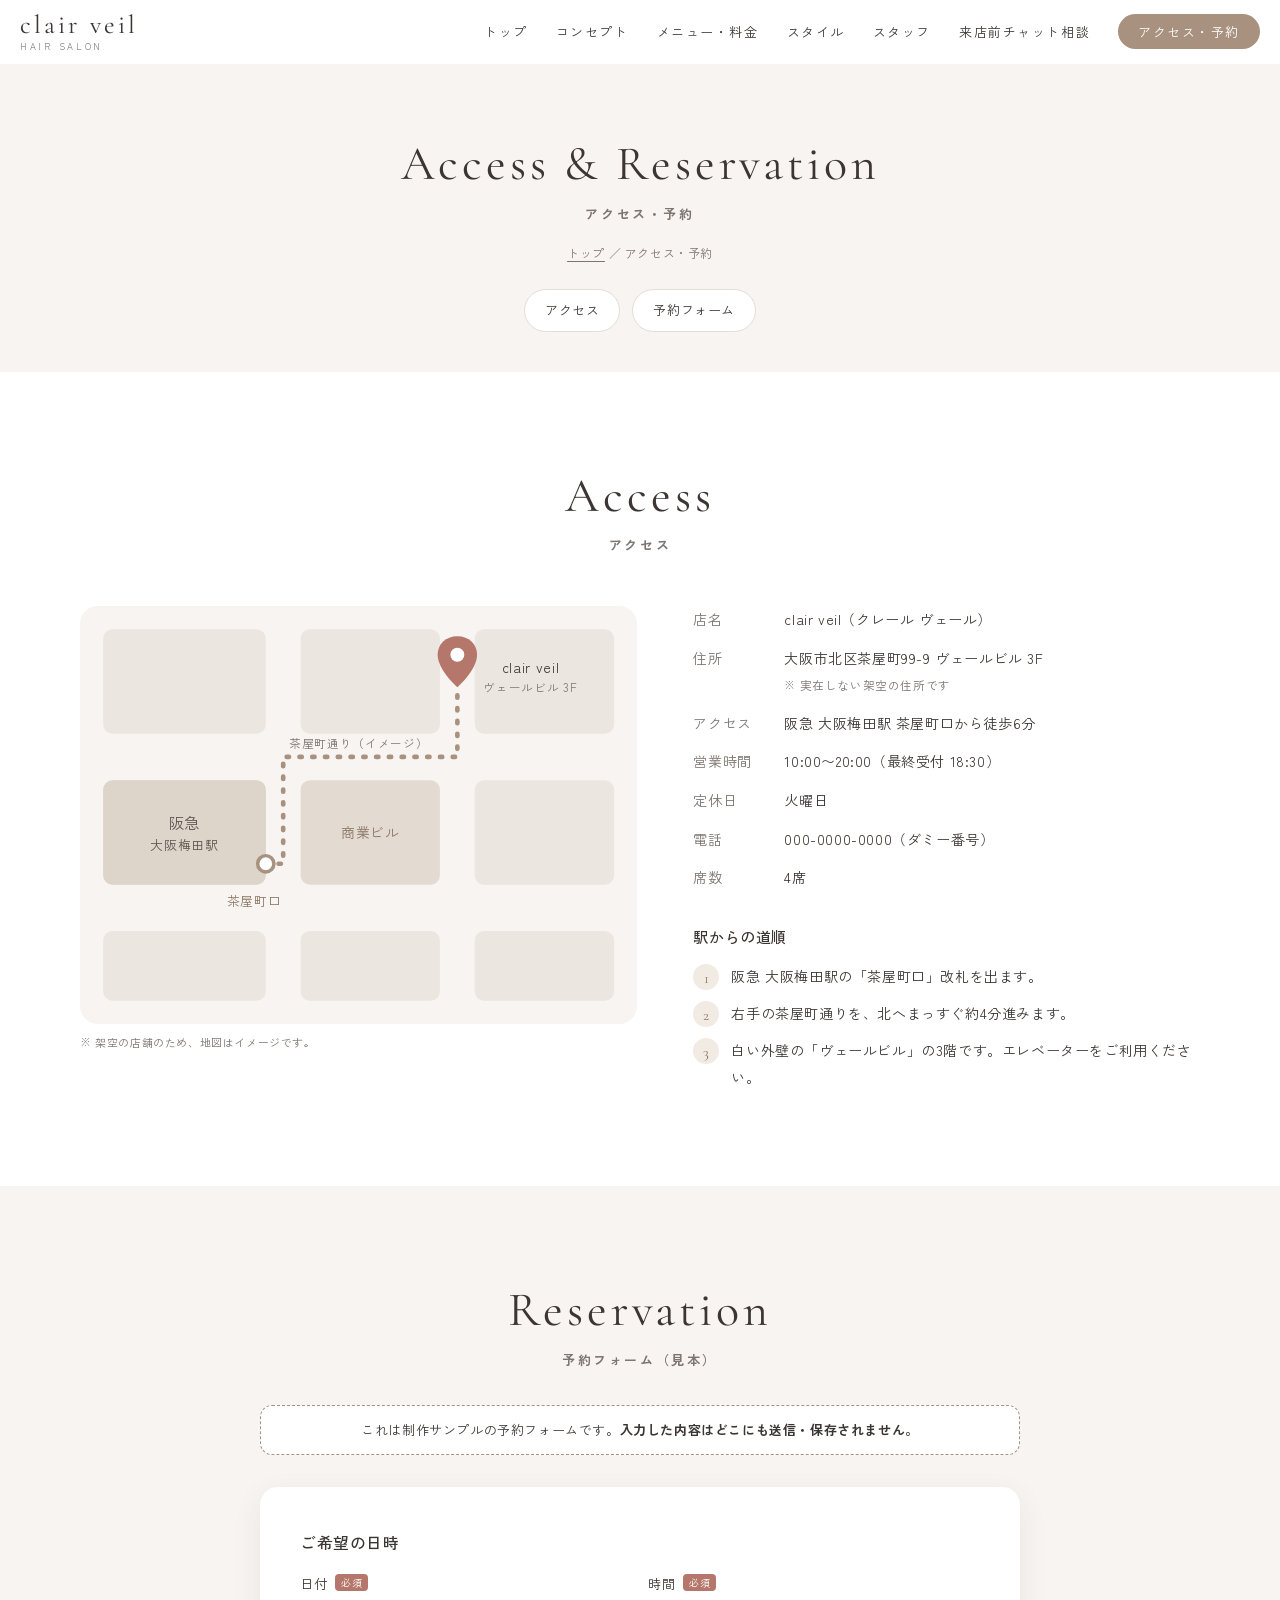
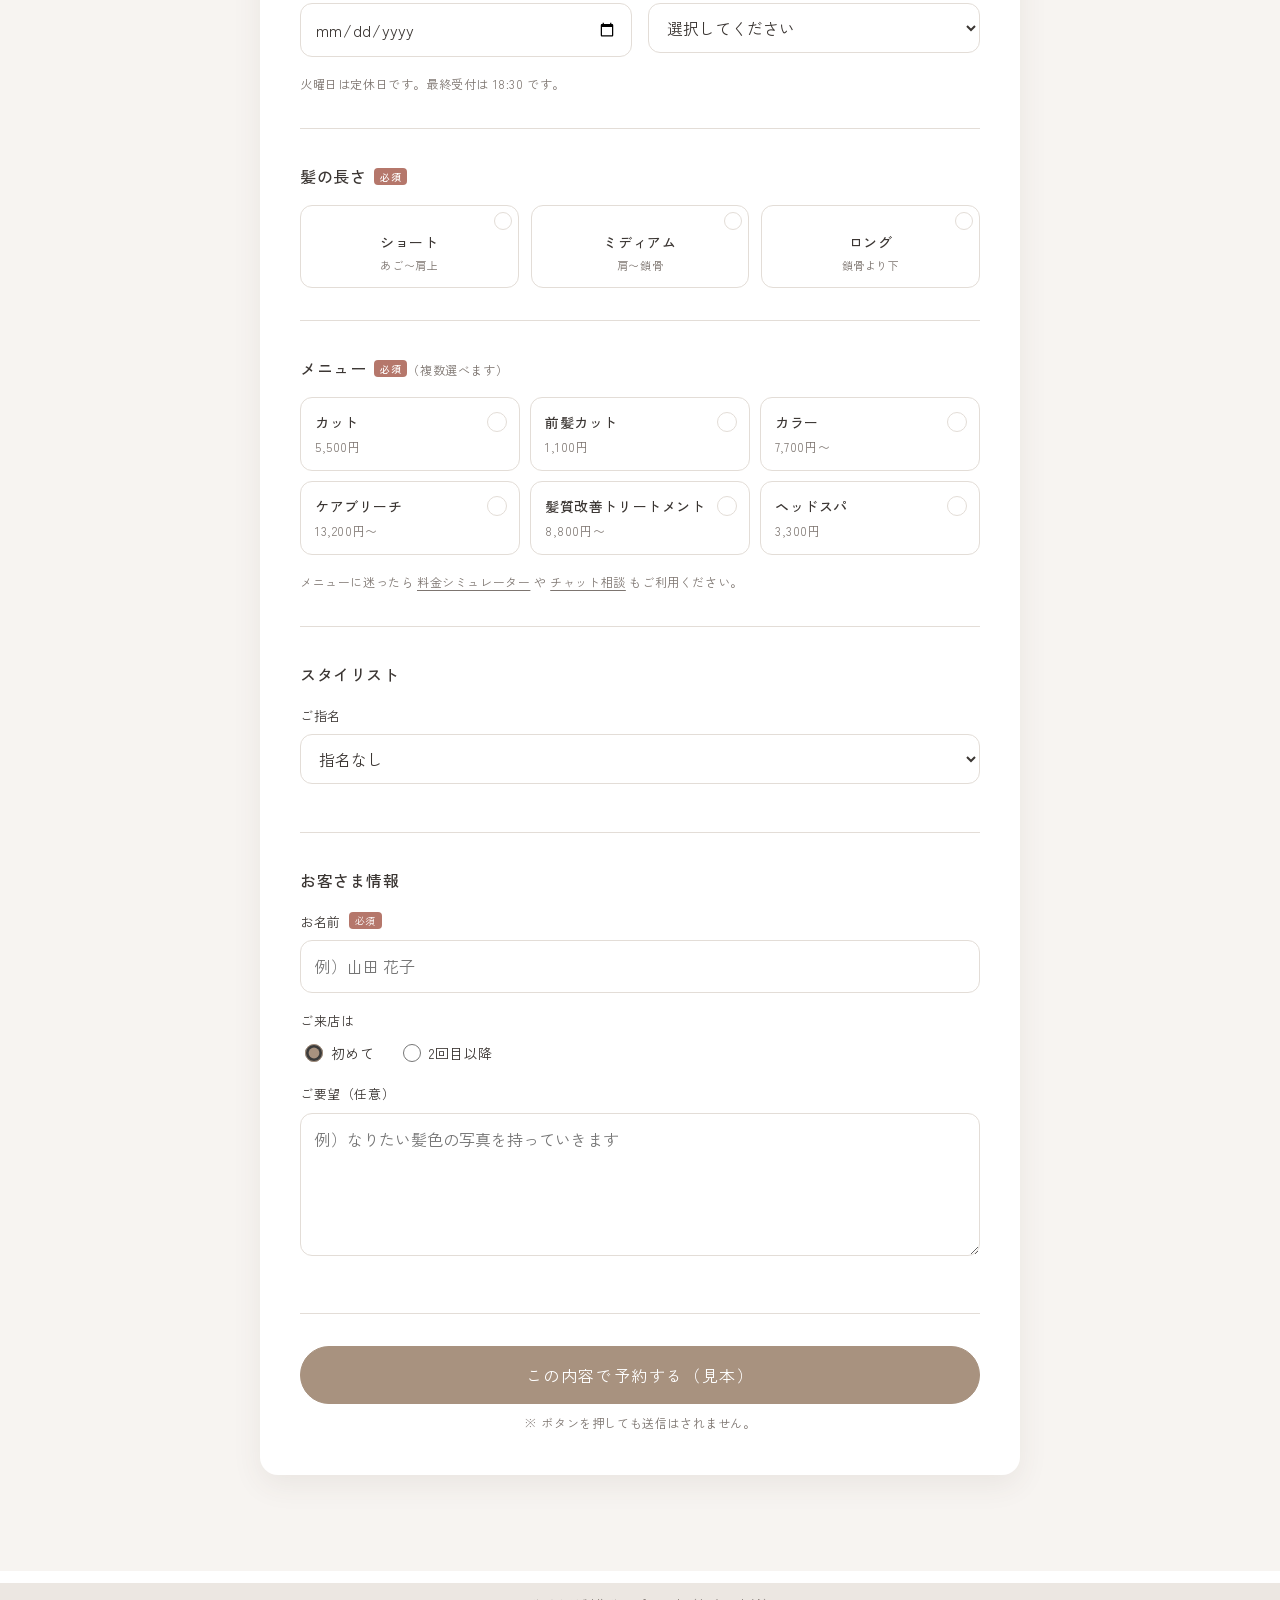
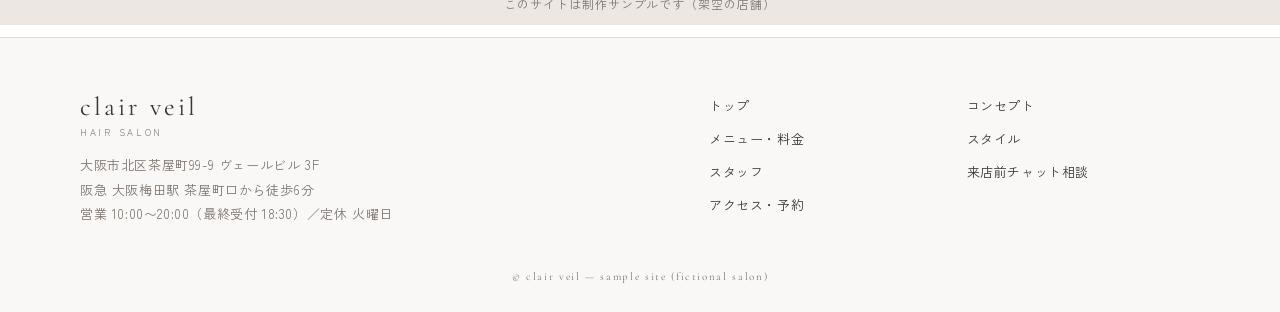
<file: reserve.html>
<!DOCTYPE html>
<html lang="ja">
<head>
  <meta charset="UTF-8">
  <meta name="viewport" content="width=device-width, initial-scale=1">
  <meta name="robots" content="noindex, nofollow">
  <title>アクセス・予約｜clair veil（制作サンプル）</title>
  <meta name="description" content="架空の美容室 clair veil のアクセスと予約フォームの見本（制作サンプル）。">
  <link rel="preconnect" href="https://fonts.googleapis.com">
  <link rel="preconnect" href="https://fonts.gstatic.com" crossorigin>
  <link href="https://fonts.googleapis.com/css2?family=Cormorant+Garamond:wght@400;500&family=Zen+Kaku+Gothic+New:wght@400;500&display=swap" rel="stylesheet">
  <link rel="stylesheet" href="css/style.css">
  <script src="js/data.js" defer></script>
  <script src="js/common.js" defer></script>
  <script src="js/reserve.js" defer></script>
</head>
<body data-page="reserve">
<main>

  <div class="page-head">
    <h1 class="heading"><span class="heading__en">Access &amp; Reservation</span><span class="heading__ja">アクセス・予約</span></h1>
    <p class="breadcrumb"><a href="index.html">トップ</a> ／ アクセス・予約</p>
    <nav class="page-anchors" aria-label="ページ内リンク">
      <a href="#access">アクセス</a>
      <a href="#form">予約フォーム</a>
    </nav>
  </div>

  <!-- アクセス -->
  <section class="section" id="access">
    <div class="wrap">
      <h2 class="heading reveal"><span class="heading__en">Access</span><span class="heading__ja">アクセス</span></h2>
      <div class="access">
        <div class="access__map reveal">
          <!-- 実在の地図ではなく、架空の道順を表したイラストです -->
          <svg viewBox="0 0 480 360" role="img" aria-labelledby="map-title">
            <title id="map-title">阪急 大阪梅田駅 茶屋町口からサロンまでの道順イメージ</title>
            <rect width="480" height="360" fill="#f7f4f1"/>
            <g fill="#ece6e0">
              <rect x="20" y="20" width="140" height="90" rx="8"/><rect x="190" y="20" width="120" height="90" rx="8"/><rect x="340" y="20" width="120" height="90" rx="8"/>
              <rect x="20" y="150" width="140" height="90" rx="8"/><rect x="340" y="150" width="120" height="90" rx="8"/>
              <rect x="20" y="280" width="140" height="60" rx="8"/><rect x="190" y="280" width="120" height="60" rx="8"/><rect x="340" y="280" width="120" height="60" rx="8"/>
            </g>
            <rect x="190" y="150" width="120" height="90" rx="8" fill="#e3dbd2"/>
            <text x="250" y="200" text-anchor="middle" font-size="12" fill="#8a7563">商業ビル</text>
            <rect x="20" y="150" width="140" height="90" rx="8" fill="#ddd4ca"/>
            <text x="90" y="192" text-anchor="middle" font-size="13" fill="#5f5650">阪急</text>
            <text x="90" y="210" text-anchor="middle" font-size="11" fill="#5f5650">大阪梅田駅</text>
            <!-- 道順 -->
            <path d="M160 222 H 175 V 130 H 325 V 75" fill="none" stroke="#a8927f" stroke-width="4" stroke-dasharray="2 9" stroke-linecap="round"/>
            <circle cx="160" cy="222" r="7" fill="#fff" stroke="#a8927f" stroke-width="3"/>
            <text x="150" y="258" text-anchor="middle" font-size="11" fill="#8a7563">茶屋町口</text>
            <g transform="translate(325 62)">
              <path d="M0 0c-10 0-17 7-17 16 0 13 17 28 17 28s17-15 17-28C17 7 10 0 0 0z" fill="#b5776b" transform="translate(0 -36)"/>
              <circle cx="0" cy="-20" r="6" fill="#fff"/>
            </g>
            <text x="388" y="58" text-anchor="middle" font-size="12" fill="#3b3633">clair veil</text>
            <text x="388" y="74" text-anchor="middle" font-size="10" fill="#7d7570">ヴェールビル 3F</text>
            <text x="240" y="122" text-anchor="middle" font-size="10" fill="#7d7570">茶屋町通り（イメージ）</text>
          </svg>
          <p class="access__note">※ 架空の店舗のため、地図はイメージです。</p>
        </div>
        <div class="reveal reveal-delay-1">
          <dl class="access__dl">
            <dt>店名</dt><dd>clair veil（クレール ヴェール）</dd>
            <dt>住所</dt><dd>大阪市北区茶屋町99-9 ヴェールビル 3F<br><small class="muted">※ 実在しない架空の住所です</small></dd>
            <dt>アクセス</dt><dd>阪急 大阪梅田駅 茶屋町口から徒歩6分</dd>
            <dt>営業時間</dt><dd>10:00〜20:00（最終受付 18:30）</dd>
            <dt>定休日</dt><dd>火曜日</dd>
            <dt>電話</dt><dd>000-0000-0000（ダミー番号）</dd>
            <dt>席数</dt><dd>4席</dd>
          </dl>
          <h3 class="route-title">駅からの道順</h3>
          <ol class="route">
            <li><span>1</span>阪急 大阪梅田駅の「茶屋町口」改札を出ます。</li>
            <li><span>2</span>右手の茶屋町通りを、北へまっすぐ約4分進みます。</li>
            <li><span>3</span>白い外壁の「ヴェールビル」の3階です。エレベーターをご利用ください。</li>
          </ol>
        </div>
      </div>
    </div>
  </section>

  <!-- 予約フォーム -->
  <section class="section section--soft" id="form">
    <div class="wrap">
      <h2 class="heading reveal"><span class="heading__en">Reservation</span><span class="heading__ja">予約フォーム（見本）</span></h2>
      <p class="sample-alert reveal">これは制作サンプルの予約フォームです。<b>入力した内容はどこにも送信・保存されません。</b></p>

      <form class="rform" id="rform" novalidate>
        <fieldset class="rform__group">
          <legend>ご希望の日時</legend>
          <div class="rform__row2">
            <label class="field">
              <span class="field__label">日付<em>必須</em></span>
              <input type="date" name="date" id="f-date" required>
              <span class="field__error" data-error="date"></span>
            </label>
            <label class="field">
              <span class="field__label">時間<em>必須</em></span>
              <select name="time" id="f-time" required><option value="">選択してください</option></select>
              <span class="field__error" data-error="time"></span>
            </label>
          </div>
          <p class="field__hint">火曜日は定休日です。最終受付は 18:30 です。</p>
        </fieldset>

        <fieldset class="rform__group">
          <legend>髪の長さ<em>必須</em></legend>
          <div class="choice-grid choice-grid--3" id="f-len"></div>
          <span class="field__error" data-error="len"></span>
        </fieldset>

        <fieldset class="rform__group">
          <legend>メニュー<em>必須</em><small>（複数選べます）</small></legend>
          <div class="rform__menus" id="f-menus"></div>
          <span class="field__error" data-error="menu"></span>
          <p class="rform__sum" id="f-sum" aria-live="polite"></p>
          <p class="field__hint">メニューに迷ったら <a href="menu.html#simulator">料金シミュレーター</a> や <a href="chat.html">チャット相談</a> もご利用ください。</p>
        </fieldset>

        <fieldset class="rform__group">
          <legend>スタイリスト</legend>
          <label class="field">
            <span class="field__label">ご指名</span>
            <select name="staff" id="f-staff"><option value="">指名なし</option></select>
          </label>
        </fieldset>

        <fieldset class="rform__group">
          <legend>お客さま情報</legend>
          <label class="field">
            <span class="field__label">お名前<em>必須</em></span>
            <input type="text" name="name" id="f-name" required placeholder="例）山田 花子" autocomplete="off">
            <span class="field__error" data-error="name"></span>
          </label>
          <div class="field">
            <span class="field__label">ご来店は</span>
            <div class="radio-row">
              <label><input type="radio" name="visit" value="初めて" checked> 初めて</label>
              <label><input type="radio" name="visit" value="2回目以降"> 2回目以降</label>
            </div>
          </div>
          <label class="field">
            <span class="field__label">ご要望（任意）</span>
            <textarea name="note" id="f-note" rows="4" placeholder="例）なりたい髪色の写真を持っていきます"></textarea>
          </label>
        </fieldset>

        <button class="btn btn--wide rform__submit" type="submit">この内容で予約する（見本）</button>
        <p class="field__hint" style="text-align:center">※ ボタンを押しても送信はされません。</p>
      </form>

      <div class="rdone" id="rdone" hidden tabindex="-1">
        <div class="rdone__icon" aria-hidden="true">✓</div>
        <h3 class="rdone__title">予約を受け付けました</h3>
        <p class="rdone__sample">※ 制作サンプルのため、実際には送信されません。</p>
        <dl class="rdone__list" id="rdone-list"></dl>
        <div class="rdone__btns">
          <button class="btn btn--ghost" type="button" id="rdone-back">入力画面に戻る</button>
          <a class="btn" href="index.html">トップへ戻る</a>
        </div>
      </div>
    </div>
  </section>

</main>
</body>
</html>
</file>
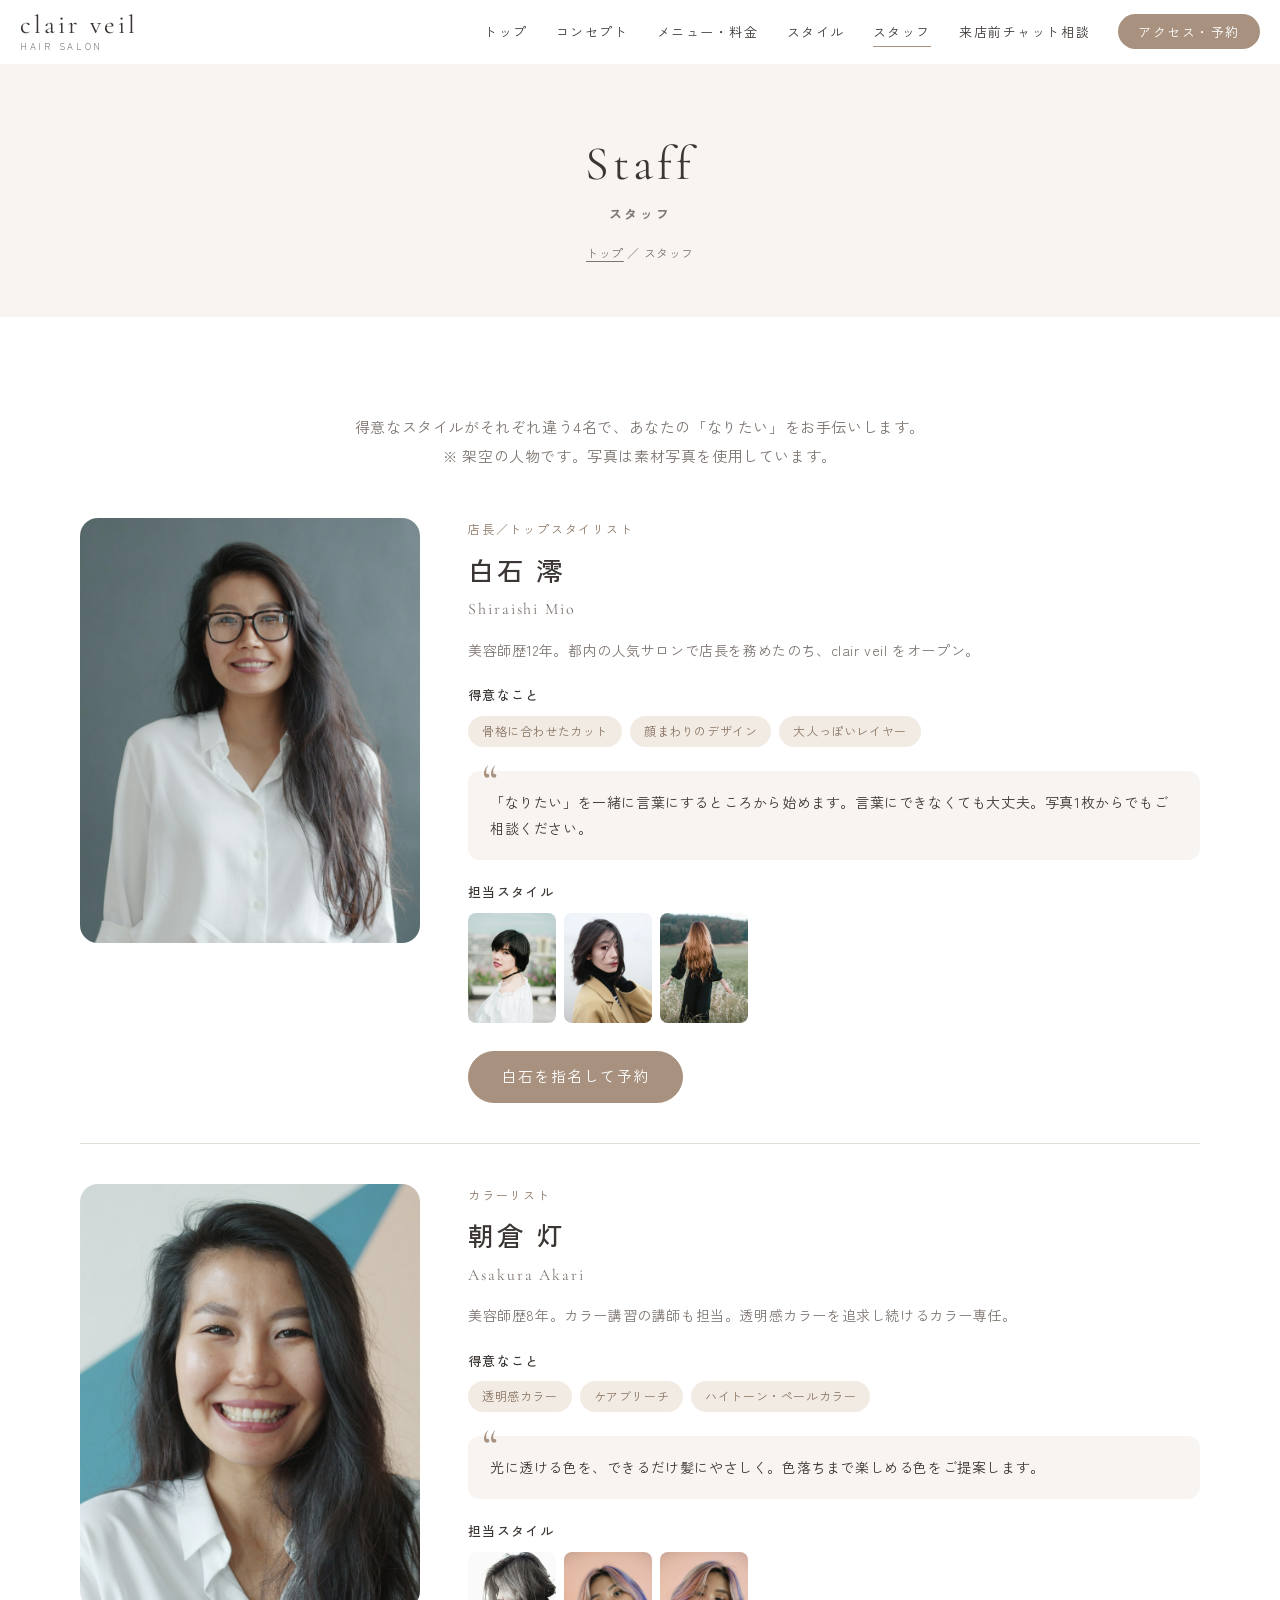
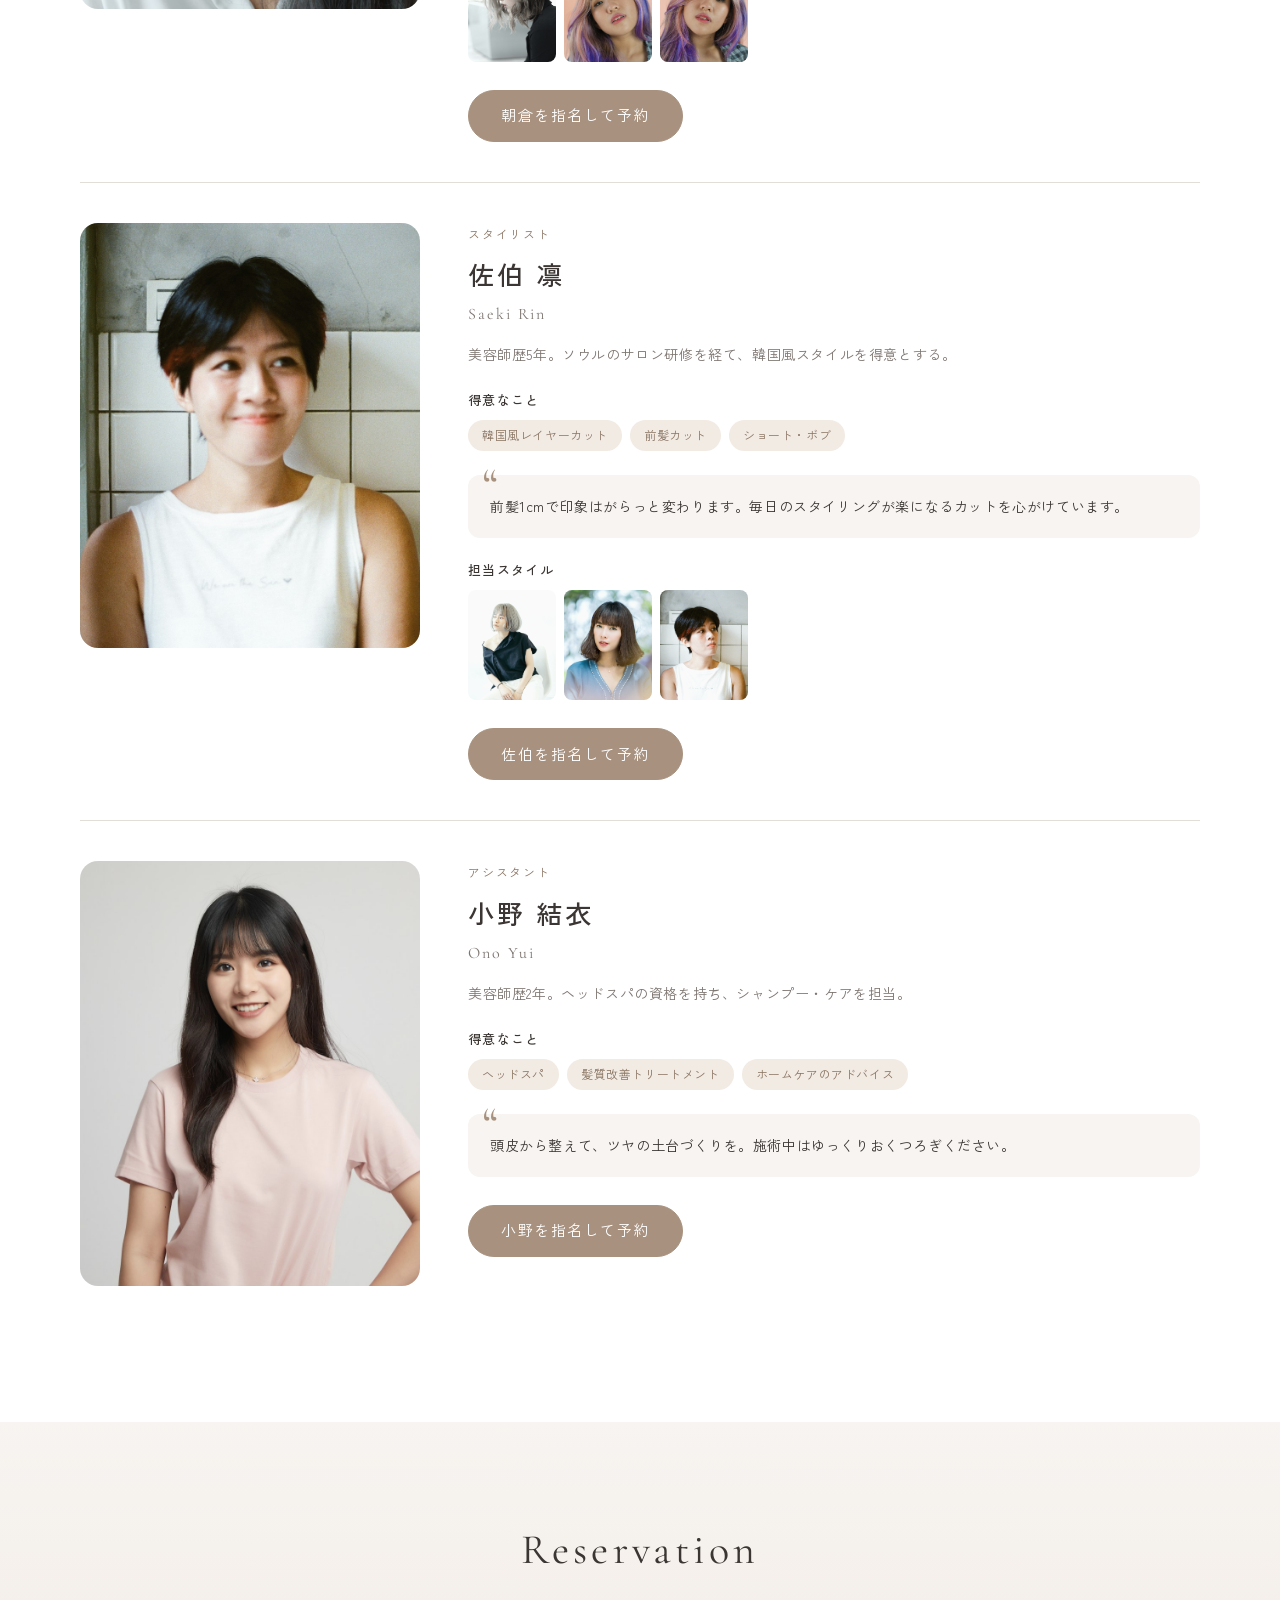
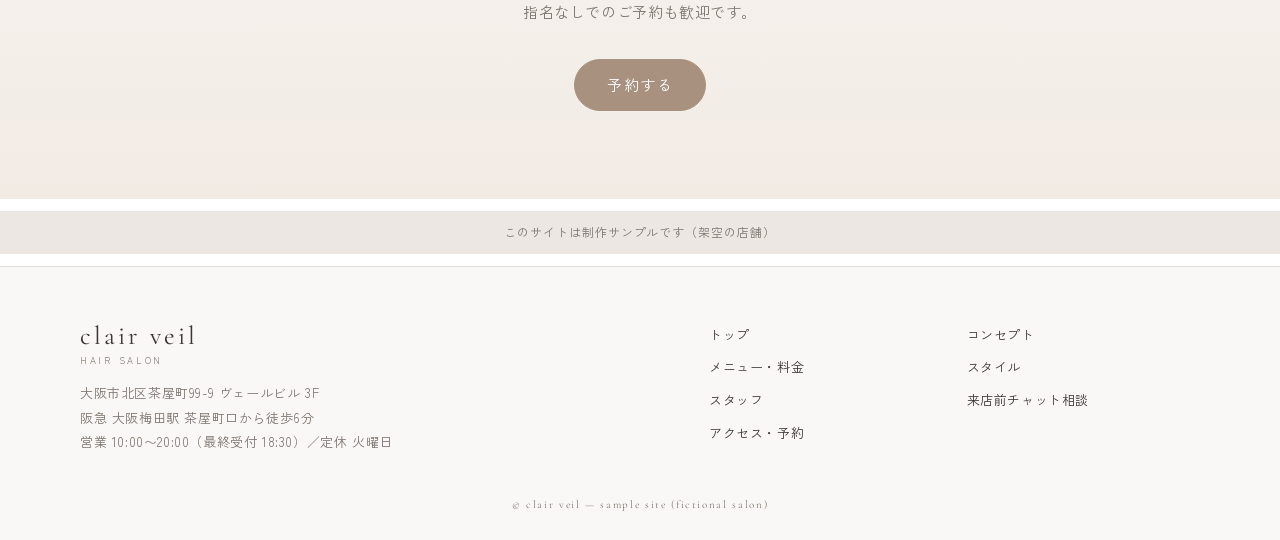
<file: staff.html>
<!DOCTYPE html>
<html lang="ja">
<head>
  <meta charset="UTF-8">
  <meta name="viewport" content="width=device-width, initial-scale=1">
  <meta name="robots" content="noindex, nofollow">
  <title>スタッフ｜clair veil（制作サンプル）</title>
  <meta name="description" content="架空の美容室 clair veil のスタッフ紹介（制作サンプル）。">
  <link rel="preconnect" href="https://fonts.googleapis.com">
  <link rel="preconnect" href="https://fonts.gstatic.com" crossorigin>
  <link href="https://fonts.googleapis.com/css2?family=Cormorant+Garamond:wght@400;500&family=Zen+Kaku+Gothic+New:wght@400;500&display=swap" rel="stylesheet">
  <link rel="stylesheet" href="css/style.css">
  <script src="js/data.js" defer></script>
  <script src="js/common.js" defer></script>
  <script src="js/staff.js" defer></script>
</head>
<body data-page="staff">
<main>

  <div class="page-head">
    <h1 class="heading"><span class="heading__en">Staff</span><span class="heading__ja">スタッフ</span></h1>
    <p class="breadcrumb"><a href="index.html">トップ</a> ／ スタッフ</p>
  </div>

  <section class="section">
    <div class="wrap">
      <p class="lead" style="margin-top:0">得意なスタイルがそれぞれ違う4名で、あなたの「なりたい」をお手伝いします。<br>※ 架空の人物です。写真は素材写真を使用しています。</p>
      <div class="staff-list" id="staff-list"></div>
    </div>
  </section>

  <section class="cta">
    <h2 class="cta__title reveal">Reservation</h2>
    <p class="reveal">指名なしでのご予約も歓迎です。</p>
    <div class="cta__btns reveal"><a class="btn" href="reserve.html">予約する</a></div>
  </section>

</main>
</body>
</html>
</file>
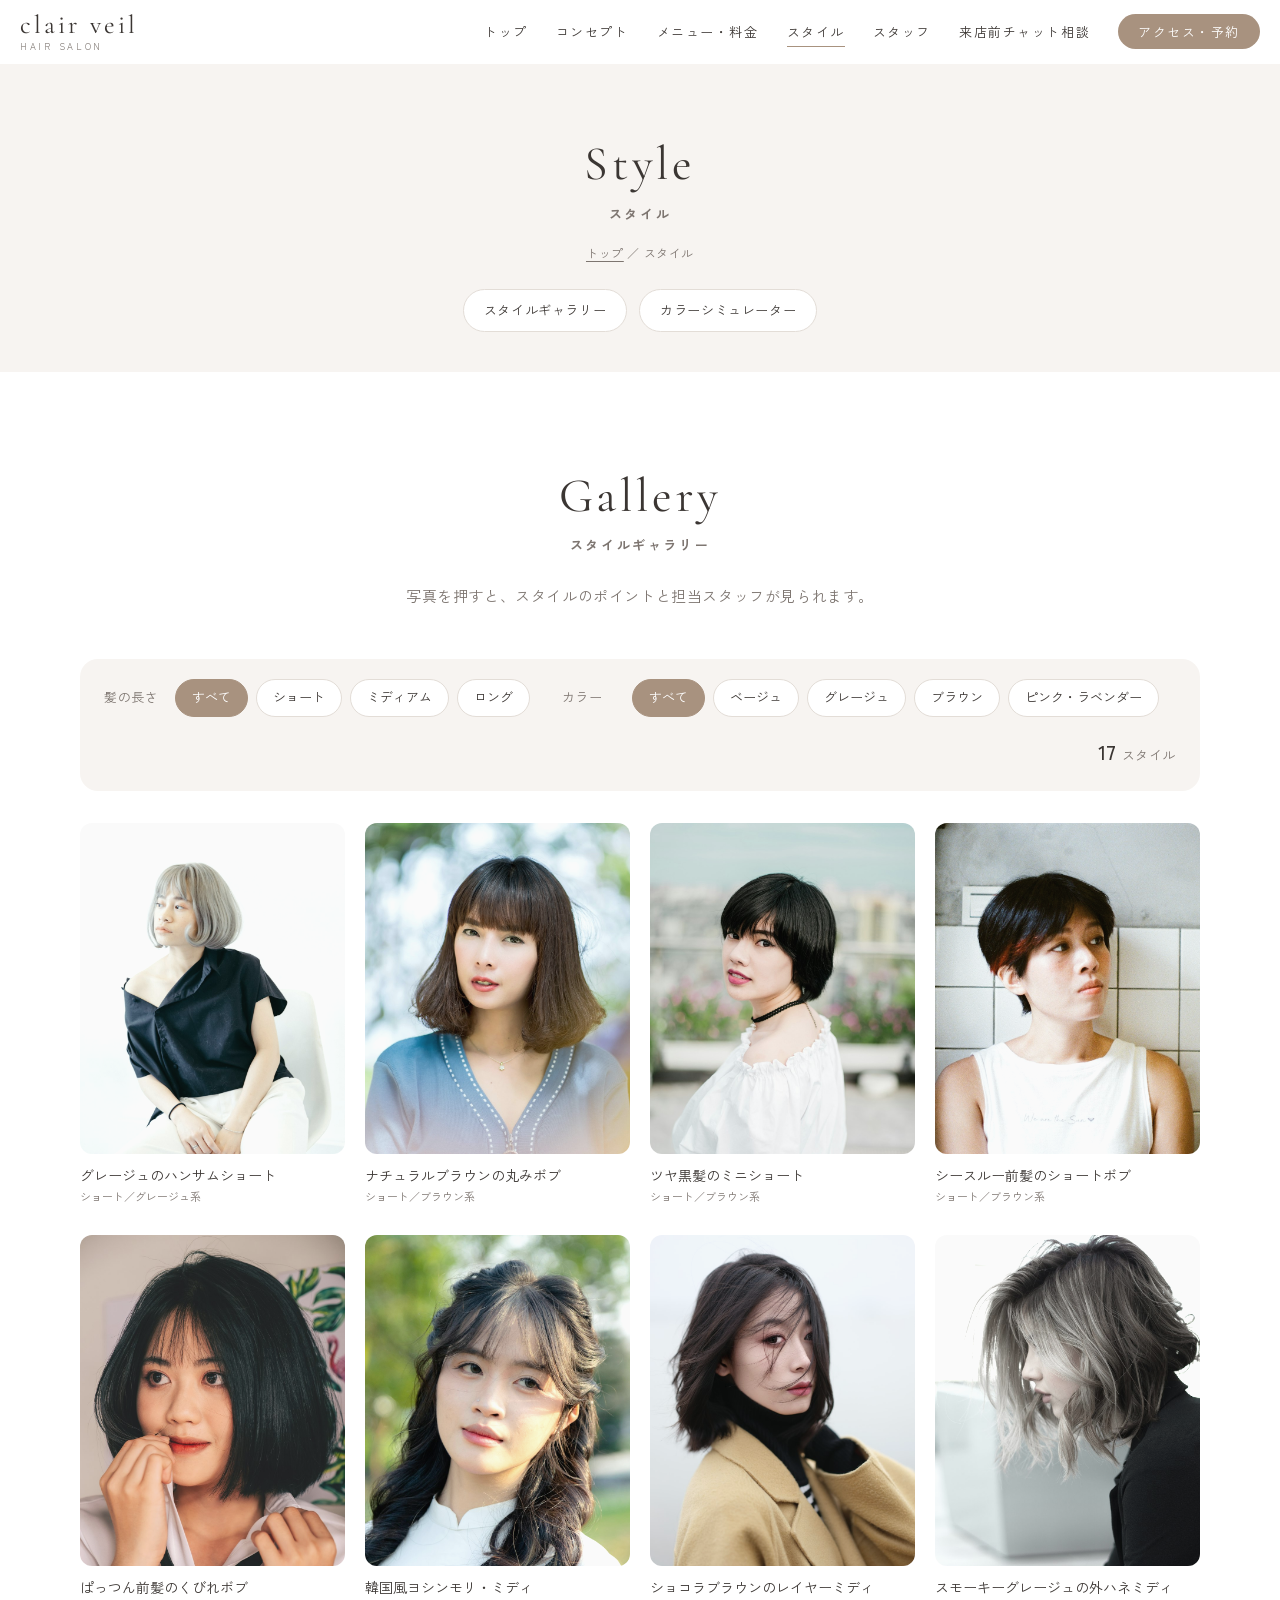
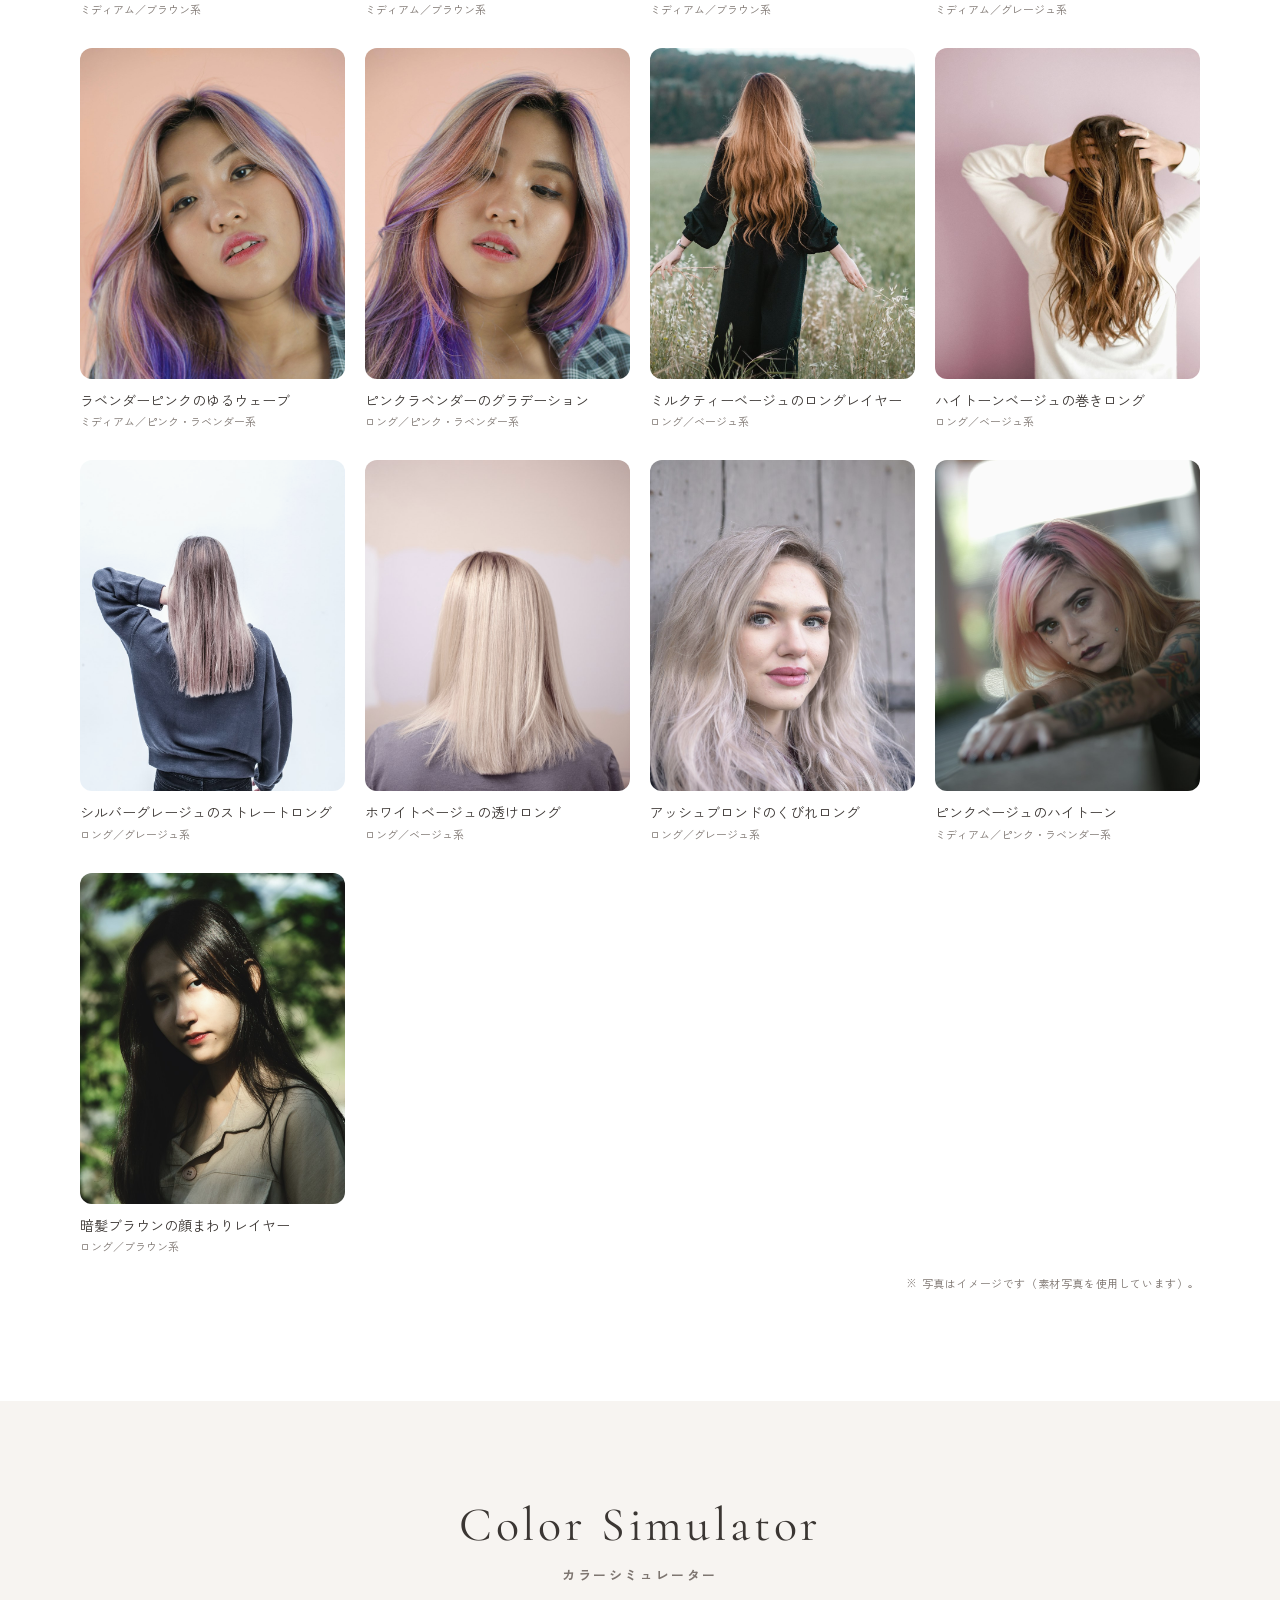
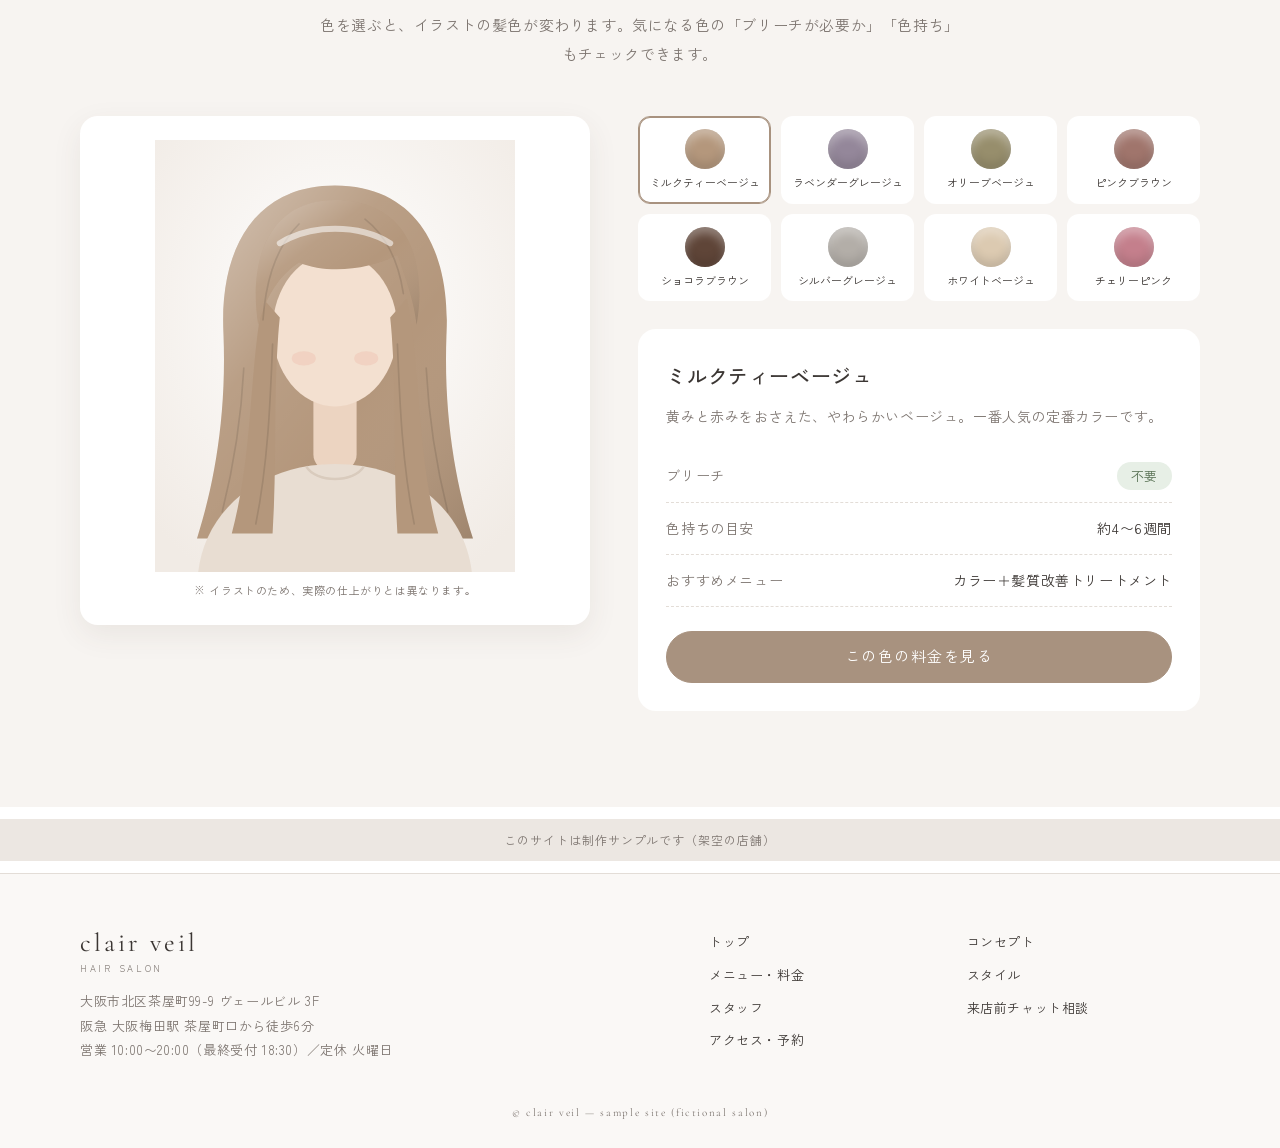
<file: style.html>
<!DOCTYPE html>
<html lang="ja">
<head>
  <meta charset="UTF-8">
  <meta name="viewport" content="width=device-width, initial-scale=1">
  <meta name="robots" content="noindex, nofollow">
  <title>スタイル｜clair veil（制作サンプル）</title>
  <meta name="description" content="架空の美容室 clair veil のスタイルギャラリーとカラーシミュレーター（制作サンプル）。">
  <link rel="preconnect" href="https://fonts.googleapis.com">
  <link rel="preconnect" href="https://fonts.gstatic.com" crossorigin>
  <link href="https://fonts.googleapis.com/css2?family=Cormorant+Garamond:wght@400;500&family=Zen+Kaku+Gothic+New:wght@400;500&display=swap" rel="stylesheet">
  <link rel="stylesheet" href="css/style.css">
  <script src="js/data.js" defer></script>
  <script src="js/common.js" defer></script>
  <script src="js/gallery.js" defer></script>
</head>
<body data-page="style">
<main>

  <div class="page-head">
    <h1 class="heading"><span class="heading__en">Style</span><span class="heading__ja">スタイル</span></h1>
    <p class="breadcrumb"><a href="index.html">トップ</a> ／ スタイル</p>
    <nav class="page-anchors" aria-label="ページ内リンク">
      <a href="#gallery">スタイルギャラリー</a>
      <a href="#color-sim">カラーシミュレーター</a>
    </nav>
  </div>

  <!-- スタイルギャラリー -->
  <section class="section" id="gallery">
    <div class="wrap">
      <h2 class="heading"><span class="heading__en">Gallery</span><span class="heading__ja">スタイルギャラリー</span></h2>
      <p class="lead">写真を押すと、スタイルのポイントと担当スタッフが見られます。</p>

      <div class="filters">
        <div class="filter">
          <span class="filter__label" id="f-len">髪の長さ</span>
          <div class="filter__btns" role="group" aria-labelledby="f-len" data-filter="len"></div>
        </div>
        <div class="filter">
          <span class="filter__label" id="f-tone">カラー</span>
          <div class="filter__btns" role="group" aria-labelledby="f-tone" data-filter="tone"></div>
        </div>
        <p class="filter__count" aria-live="polite"><b id="g-count">0</b> スタイル</p>
      </div>

      <ul class="gallery" id="gallery-list"></ul>
      <p class="gallery__empty" id="gallery-empty" hidden>この条件のスタイルはまだありません。<br><button class="link-btn" type="button" data-clear>条件をリセット</button></p>
      <p class="photo-note">※ 写真はイメージです（素材写真を使用しています）。</p>
    </div>
  </section>

  <!-- カラーシミュレーター -->
  <section class="section section--soft" id="color-sim">
    <div class="wrap">
      <h2 class="heading"><span class="heading__en">Color Simulator</span><span class="heading__ja">カラーシミュレーター</span></h2>
      <p class="lead">色を選ぶと、イラストの髪色が変わります。気になる色の「ブリーチが必要か」「色持ち」もチェックできます。</p>

      <div class="csim">
        <div class="csim__figure">
          <svg class="hair-svg" viewBox="0 0 300 360" role="img" aria-labelledby="csim-svg-title" id="hair-svg">
            <title id="csim-svg-title">選んだ髪色のイラスト</title>
            <defs>
              <linearGradient id="shine" x1="0" y1="0" x2="1" y2="1">
                <stop offset="0" stop-color="#fff" stop-opacity=".45"/>
                <stop offset=".35" stop-color="#fff" stop-opacity=".08"/>
                <stop offset=".6" stop-color="#fff" stop-opacity="0"/>
                <stop offset="1" stop-color="#000" stop-opacity=".12"/>
              </linearGradient>
              <radialGradient id="bg" cx=".5" cy=".4" r=".7">
                <stop offset="0" stop-color="#fff"/>
                <stop offset="1" stop-color="#f1ebe5"/>
              </radialGradient>
            </defs>
            <rect width="300" height="360" fill="url(#bg)"/>
            <!-- 後ろ髪 -->
            <path class="hair" d="M150 38C82 38 54 92 57 160c3 70-8 128-22 172h230c-14-44-25-102-22-172C246 92 218 38 150 38z"/>
            <path d="M150 38C82 38 54 92 57 160c3 70-8 128-22 172h230c-14-44-25-102-22-172C246 92 218 38 150 38z" fill="url(#shine)"/>
            <!-- 体・首・顔 -->
            <rect x="132" y="200" width="36" height="76" rx="14" fill="#ecd4c1"/>
            <path d="M36 360c6-52 52-90 114-90s108 38 114 90z" fill="#e8ddd2"/>
            <path d="M126 272c8 14 40 14 48 0" fill="none" stroke="#d9cbbd" stroke-width="2"/>
            <ellipse cx="150" cy="158" rx="52" ry="64" fill="#f3e0d0"/>
            <ellipse cx="124" cy="182" rx="10" ry="6" fill="#efc3b3" opacity=".5"/>
            <ellipse cx="176" cy="182" rx="10" ry="6" fill="#efc3b3" opacity=".5"/>
            <!-- 前髪・サイド -->
            <path class="hair" d="M150 50c-58 0-72 54-64 104 6-22 16-40 34-52 24 10 58 6 82-6 8 22 14 40 16 58 9-52-6-104-68-104z"/>
            <path class="hair" d="M90 132c-12 64-8 128-26 196h34c4-62 0-122 6-180z"/>
            <path class="hair" d="M210 132c12 64 8 128 26 196h-34c-4-62 0-122-6-180z"/>
            <path d="M150 50c-58 0-72 54-64 104 6-22 16-40 34-52 24 10 58 6 82-6 8 22 14 40 16 58 9-52-6-104-68-104z" fill="url(#shine)"/>
            <!-- 毛流れ -->
            <g fill="none" stroke="#000" stroke-opacity=".1" stroke-width="1.4" stroke-linecap="round">
              <path d="M120 70c-20 20-28 50-30 80"/><path d="M175 66c18 14 28 36 32 62"/>
              <path d="M74 190c-2 40-8 80-18 120"/><path d="M226 190c2 40 8 80 18 120"/>
              <path d="M98 170c-2 50-4 100-14 150"/><path d="M202 170c2 50 4 100 14 150"/>
            </g>
            <!-- 天使の輪（ツヤ） -->
            <path d="M104 86c26-16 66-16 92 0" fill="none" stroke="#fff" stroke-opacity=".55" stroke-width="5" stroke-linecap="round"/>
          </svg>
          <p class="csim__caption">※ イラストのため、実際の仕上がりとは異なります。</p>
        </div>

        <div class="csim__panel">
          <div class="swatches" role="radiogroup" aria-label="カラーを選ぶ" id="swatches"></div>
          <div class="csim__info" id="csim-info" aria-live="polite"></div>
        </div>
      </div>
    </div>
  </section>

</main>

<!-- 拡大表示 -->
<dialog class="lightbox" id="lightbox" aria-labelledby="lb-name">
  <div class="lightbox__inner">
    <button class="lightbox__close" type="button" data-lb="close" aria-label="閉じる">×</button>
    <div class="lightbox__img"><img class="photo" id="lb-img" alt=""></div>
    <div class="lightbox__body">
      <p class="lightbox__tags" id="lb-tags"></p>
      <h2 class="lightbox__name" id="lb-name"></h2>
      <p class="lightbox__point" id="lb-point"></p>
      <div class="lightbox__staff" id="lb-staff"></div>
      <p class="lightbox__menus" id="lb-menus"></p>
      <a class="btn btn--wide" id="lb-sim" href="menu.html#simulator">このスタイルの料金を見る</a>
      <div class="lightbox__nav">
        <button class="link-btn" type="button" data-lb="prev">← 前のスタイル</button>
        <button class="link-btn" type="button" data-lb="next">次のスタイル →</button>
      </div>
    </div>
  </div>
</dialog>
</body>
</html>
</file>
<file: css/style.css>
/* =========================================================
   clair veil — 共通スタイル
   色・文字・余白のルールはここ（:root）にまとめています
   ========================================================= */
:root {
  --c-bg: #ffffff;
  --c-bg-soft: #f7f4f1;      /* ごく淡いベージュ */
  --c-bg-greige: #ece7e2;    /* グレージュ */
  --c-line: #e3ddd7;
  --c-text: #3b3633;
  --c-text-sub: #7d7570;
  --c-accent: #a8927f;       /* くすみトープ */
  --c-accent-dark: #8a7563;
  --c-accent-pale: #f2ebe4;
  --c-good: #9a7f6a;
  --c-sale: #b5776b;         /* 割引表示用のくすみローズ */

  --f-en: "Cormorant Garamond", "Times New Roman", serif;
  --f-ja: "Zen Kaku Gothic New", "Hiragino Sans", "Yu Gothic", sans-serif;

  --radius: 18px;
  --radius-s: 12px;
  --shadow: 0 10px 30px rgba(80, 60, 45, 0.08);
  --header-h: 64px;
  --wrap: 1120px;
}

*, *::before, *::after { box-sizing: border-box; }
html { scroll-behavior: smooth; -webkit-text-size-adjust: 100%; }
body {
  margin: 0;
  background: var(--c-bg);
  color: var(--c-text);
  font-family: var(--f-ja);
  font-size: 15px;
  line-height: 1.9;
  letter-spacing: 0.04em;
  overflow-x: hidden;
}
img { max-width: 100%; display: block; }
a { color: inherit; text-decoration: none; }
button { font: inherit; color: inherit; cursor: pointer; }
[id] { scroll-margin-top: calc(var(--header-h) + 16px); }
:focus-visible { outline: 2px solid var(--c-accent); outline-offset: 3px; }

.wrap { width: min(var(--wrap), 100% - 40px); margin-inline: auto; }
.section { padding: 96px 0; }
.section--soft { background: var(--c-bg-soft); }
@media (max-width: 767px) { .section { padding: 64px 0; } }

/* 見出し：英字＋日本語の小見出し */
.heading { text-align: center; margin: 0 0 48px; }
.heading__en {
  display: block;
  font-family: var(--f-en);
  font-weight: 400;
  font-size: clamp(34px, 6vw, 48px);
  letter-spacing: 0.08em;
  line-height: 1.2;
}
.heading__ja {
  display: block;
  margin-top: 8px;
  font-size: 13px;
  color: var(--c-text-sub);
  letter-spacing: 0.2em;
}
.lead { text-align: center; color: var(--c-text-sub); margin: -24px auto 48px; max-width: 640px; }

/* ボタン */
.btn {
  display: inline-flex; align-items: center; justify-content: center; gap: 8px;
  min-height: 52px; padding: 0 32px;
  border-radius: 999px; border: 1px solid var(--c-accent);
  background: var(--c-accent); color: #fff;
  font-size: 15px; letter-spacing: 0.1em;
  transition: background .25s, color .25s, transform .25s;
}
.btn:hover { background: var(--c-accent-dark); border-color: var(--c-accent-dark); }
.btn--ghost { background: transparent; color: var(--c-accent-dark); }
.btn--ghost:hover { background: var(--c-accent-pale); color: var(--c-accent-dark); }
.btn--wide { width: 100%; }
.btn[aria-disabled="true"] { opacity: .45; pointer-events: none; }

/* 写真の色味をそろえる補正（全写真共通） */
.photo { filter: brightness(1.04) saturate(.85) contrast(.96); object-fit: cover; width: 100%; height: 100%; }
/* 試作用のダミー写真 */
.ph {
  position: relative; overflow: hidden;
  background: linear-gradient(135deg, #efe7df 0%, #e2d8ce 50%, #f3eee9 100%);
}
.ph::after {
  content: attr(data-label);
  position: absolute; inset: 0; display: grid; place-items: center;
  font-family: var(--f-en); font-size: 14px; letter-spacing: .3em; color: rgba(90,70,55,.35);
}

/* =========================================================
   ヘッダー
   ========================================================= */
.site-header {
  position: fixed; inset: 0 0 auto; z-index: 50;
  height: var(--header-h);
  background: rgba(255,255,255,.86);
  backdrop-filter: blur(10px); -webkit-backdrop-filter: blur(10px);
  border-bottom: 1px solid transparent;
  transition: border-color .3s;
}
.site-header.is-scrolled { border-bottom-color: var(--c-line); }
.site-header__inner {
  height: 100%; display: flex; align-items: center; justify-content: space-between;
  width: min(1240px, 100% - 32px); margin-inline: auto;
}
.logo { font-family: var(--f-en); font-size: 26px; letter-spacing: .12em; line-height: 1; }
.logo small { display: block; font-family: var(--f-ja); font-size: 9px; letter-spacing: .3em; color: var(--c-text-sub); margin-top: 4px; }
.gnav ul { list-style: none; margin: 0; padding: 0; display: flex; gap: 28px; align-items: center; }
.gnav a { font-size: 13px; letter-spacing: .12em; position: relative; padding: 6px 0; }
.gnav a::after {
  content: ""; position: absolute; left: 0; right: 0; bottom: 0; height: 1px;
  background: var(--c-accent); transform: scaleX(0); transition: transform .3s;
}
.gnav a:hover::after, .gnav a[aria-current="page"]::after { transform: scaleX(1); }
.gnav .gnav__reserve { padding: 8px 20px; border-radius: 999px; background: var(--c-accent); color: #fff; }
.gnav .gnav__reserve::after { display: none; }
.menu-toggle { display: none; }

@media (max-width: 960px) {
  .menu-toggle {
    display: grid; place-items: center; width: 48px; height: 48px;
    border: 0; background: none; position: relative; z-index: 2;
  }
  .menu-toggle span, .menu-toggle span::before, .menu-toggle span::after {
    display: block; width: 22px; height: 1.5px; background: var(--c-text); transition: transform .3s, background .3s;
    position: relative;
  }
  .menu-toggle span::before, .menu-toggle span::after { content: ""; position: absolute; left: 0; }
  .menu-toggle span::before { top: -7px; }
  .menu-toggle span::after { top: 7px; }
  .menu-toggle[aria-expanded="true"] span { background: transparent; }
  .menu-toggle[aria-expanded="true"] span::before { transform: translateY(7px) rotate(45deg); }
  .menu-toggle[aria-expanded="true"] span::after { transform: translateY(-7px) rotate(-45deg); }

  .gnav {
    position: fixed; inset: 0; background: rgba(255,255,255,.98);
    padding: calc(var(--header-h) + 24px) 32px 32px;
    opacity: 0; visibility: hidden; transition: opacity .3s, visibility .3s;
    overflow-y: auto;
  }
  .gnav.is-open { opacity: 1; visibility: visible; }
  .gnav ul { flex-direction: column; align-items: stretch; gap: 0; }
  .gnav li { border-bottom: 1px solid var(--c-line); }
  .gnav a { display: flex; justify-content: space-between; padding: 18px 4px; font-size: 15px; }
  .gnav a::after { display: none; }
  .gnav a .en { font-family: var(--f-en); color: var(--c-text-sub); font-size: 15px; }
  .gnav li:last-child { border: 0; margin-top: 24px; }
  .gnav .gnav__reserve { justify-content: center; padding: 16px; }
}
@media (min-width: 961px) { .gnav a .en { display: none; } }

main { padding-top: var(--header-h); }

/* =========================================================
   フッター・サンプル表示・固定予約ボタン
   ========================================================= */
.sample-banner {
  background: var(--c-bg-greige); color: var(--c-text-sub);
  text-align: center; font-size: 12px; padding: 10px 16px; letter-spacing: .08em;
}
.site-footer { background: #faf8f6; border-top: 1px solid var(--c-line); padding: 56px 0 24px; }
.site-footer__grid { display: grid; grid-template-columns: 1.2fr 1fr; gap: 40px; }
.site-footer__info { font-size: 13px; color: var(--c-text-sub); margin: 16px 0 0; }
.site-footer__nav ul { list-style: none; margin: 0; padding: 0; display: grid; grid-template-columns: 1fr 1fr; gap: 8px 24px; font-size: 13px; }
.site-footer__copy { text-align: center; font-size: 11px; color: var(--c-text-sub); margin: 40px 0 0; font-family: var(--f-en); letter-spacing: .15em; }
@media (max-width: 767px) {
  .site-footer__grid { grid-template-columns: 1fr; }
  .site-footer { padding-bottom: 96px; } /* 固定ボタンに隠れないように */
}

.fixed-reserve { display: none; }
@media (max-width: 767px) {
  .fixed-reserve {
    display: flex; position: fixed; left: 12px; right: 12px; bottom: 12px; z-index: 40;
    min-height: 54px; border-radius: 999px; box-shadow: 0 8px 24px rgba(80,60,45,.2);
    transform: translateY(0); transition: transform .3s;
  }
  .fixed-reserve.is-hidden { transform: translateY(140%); }
}

/* =========================================================
   スクロール演出（ふわっと浮かぶ）
   ========================================================= */
.js .reveal { opacity: 0; transform: translateY(24px); transition: opacity .9s ease, transform .9s ease; }
.js .reveal.is-visible { opacity: 1; transform: none; }
.reveal-delay-1 { transition-delay: .12s !important; }
.reveal-delay-2 { transition-delay: .24s !important; }
.reveal-delay-3 { transition-delay: .36s !important; }

/* オープニング */
.opening {
  position: fixed; inset: 0; z-index: 100; background: #fff;
  display: grid; place-items: center;
  animation: opening-out .5s ease .9s forwards;
}
.opening__logo { font-family: var(--f-en); font-size: clamp(36px, 8vw, 56px); letter-spacing: .16em; opacity: 0; animation: opening-in .8s ease forwards; }
@keyframes opening-in { from { opacity: 0; letter-spacing: .3em; filter: blur(4px); } to { opacity: 1; letter-spacing: .16em; filter: blur(0); } }
@keyframes opening-out { to { opacity: 0; visibility: hidden; } }

@media (prefers-reduced-motion: reduce) {
  html { scroll-behavior: auto; }
  *, *::before, *::after { animation: none !important; transition: none !important; }
  .js .reveal { opacity: 1; transform: none; }
  .opening { display: none; }
}

/* =========================================================
   トップページ
   ========================================================= */
.hero { position: relative; height: calc(100svh - var(--header-h)); min-height: 520px; max-height: 860px; }
.hero__img { position: absolute; inset: 0; }
.hero__img::before { /* 文字を読みやすくする白いグラデーション */
  content: ""; position: absolute; inset: 0; z-index: 1;
  background: linear-gradient(90deg, rgba(255,255,255,.75) 0%, rgba(255,255,255,.2) 55%, rgba(255,255,255,0) 100%);
}
.hero__body { position: relative; z-index: 2; height: 100%; display: flex; flex-direction: column; justify-content: center; }
.hero__catch { font-size: clamp(26px, 5vw, 44px); font-weight: 500; line-height: 1.6; letter-spacing: .12em; margin: 0; }
.hero__sub { font-family: var(--f-en); font-size: clamp(16px, 2.4vw, 20px); color: var(--c-text-sub); letter-spacing: .14em; margin: 16px 0 36px; }
.hero__scroll {
  position: absolute; z-index: 2; left: 50%; bottom: 24px; transform: translateX(-50%);
  font-family: var(--f-en); font-size: 12px; letter-spacing: .3em; color: var(--c-text-sub);
}
.hero__scroll::after { content: ""; display: block; width: 1px; height: 40px; margin: 8px auto 0; background: var(--c-accent); animation: scroll-line 2s ease infinite; transform-origin: top; }
@keyframes scroll-line { 0% { transform: scaleY(0); } 50% { transform: scaleY(1); } 100% { transform: scaleY(1); opacity: 0; } }
@media (max-width: 767px) {
  .hero { height: 82svh; }
  .hero__img::before { background: linear-gradient(180deg, rgba(255,255,255,0) 30%, rgba(255,255,255,.85) 80%); }
  .hero__body { justify-content: flex-end; padding-bottom: 88px; }
  .hero__body .btn { display: none; } /* スマホは画面下の固定ボタンを使う */
}

.intro { display: grid; grid-template-columns: 1fr 1fr; gap: 64px; align-items: center; }
.intro__img { aspect-ratio: 4 / 5; border-radius: var(--radius); overflow: hidden; }
.intro__title { font-size: clamp(20px, 3vw, 26px); font-weight: 500; line-height: 1.8; margin: 0 0 24px; }
.intro__text { color: var(--c-text-sub); margin: 0 0 32px; }
@media (max-width: 767px) { .intro { grid-template-columns: 1fr; gap: 32px; } }

.entries { display: grid; grid-template-columns: repeat(3, 1fr); gap: 20px; }
.entry {
  display: block; background: #fff; border-radius: var(--radius); overflow: hidden;
  box-shadow: var(--shadow); transition: transform .35s;
}
.entry:hover { transform: translateY(-4px); }
.entry__img { aspect-ratio: 16 / 10; }
.entry__body { padding: 20px 24px 24px; }
.entry__en { font-family: var(--f-en); font-size: 24px; letter-spacing: .08em; line-height: 1.2; display: block; }
.entry__ja { font-size: 13px; color: var(--c-text-sub); }
.entry__body p { font-size: 13px; color: var(--c-text-sub); margin: 8px 0 0; line-height: 1.7; }
@media (max-width: 960px) { .entries { grid-template-columns: 1fr 1fr; } }
@media (max-width: 560px) {
  .entries { grid-template-columns: 1fr; gap: 14px; }
  .entry { display: grid; grid-template-columns: 112px 1fr; }
  .entry__img { aspect-ratio: auto; height: 100%; }
  .entry__body { padding: 16px 18px; }
  .entry__en { font-size: 20px; }
}

.styles-pick { display: grid; grid-template-columns: repeat(4, 1fr); gap: 20px; }
.style-card__img { aspect-ratio: 3 / 4; border-radius: var(--radius-s); overflow: hidden; }
.style-card__name { font-size: 14px; margin: 12px 0 0; line-height: 1.6; }
.style-card__tag { font-size: 12px; color: var(--c-text-sub); }
@media (max-width: 767px) { .styles-pick { grid-template-columns: 1fr 1fr; gap: 16px 12px; } }
.center { text-align: center; margin-top: 48px; }

.cta { text-align: center; padding: 88px 24px; background: linear-gradient(180deg, var(--c-bg-soft), var(--c-accent-pale)); }
.cta__title { font-family: var(--f-en); font-size: clamp(30px, 5vw, 42px); letter-spacing: .1em; margin: 0; font-weight: 400; }
.cta p { color: var(--c-text-sub); margin: 8px 0 32px; }
.cta__btns { display: flex; gap: 12px; justify-content: center; flex-wrap: wrap; }

.info { display: grid; grid-template-columns: 1fr 1fr; gap: 48px; align-items: start; }
.info dl { margin: 0; display: grid; grid-template-columns: 7em 1fr; row-gap: 14px; font-size: 14px; }
.info dt { color: var(--c-text-sub); }
.info dd { margin: 0; }
.info__map { aspect-ratio: 4 / 3; border-radius: var(--radius); }
@media (max-width: 767px) { .info { grid-template-columns: 1fr; } }

/* =========================================================
   下層ページ共通の見出し帯
   ========================================================= */
.page-head { padding: 72px 0 40px; text-align: center; background: var(--c-bg-soft); }
.page-head .heading { margin: 0; }
.breadcrumb { font-size: 12px; color: var(--c-text-sub); margin-top: 16px; }
.breadcrumb a { text-decoration: underline; text-underline-offset: 3px; }

/* =========================================================
   料金表
   ========================================================= */
.price-table { width: 100%; max-width: 760px; margin: 0 auto; border-collapse: collapse; font-size: 14px; }
.price-table th, .price-table td { padding: 18px 8px; border-bottom: 1px solid var(--c-line); text-align: left; vertical-align: top; }
.price-table th { font-weight: 500; }
.price-table th small { display: block; font-weight: 400; font-size: 12px; color: var(--c-text-sub); line-height: 1.6; margin-top: 2px; }
.price-table td { text-align: right; white-space: nowrap; }
.price-table .time { color: var(--c-text-sub); font-size: 12px; display: block; }
.price-note { max-width: 760px; margin: 20px auto 0; font-size: 12px; color: var(--c-text-sub); }
.price-note li { margin-bottom: 4px; }

/* =========================================================
   料金シミュレーター
   ========================================================= */
.sim { display: grid; grid-template-columns: 1fr 340px; gap: 40px; align-items: start; }
.sim-step { margin-bottom: 48px; }
.sim-step__head { display: flex; align-items: center; gap: 14px; margin-bottom: 20px; }
.sim-step__num {
  flex: none; display: grid; place-items: center; width: 52px; height: 52px; border-radius: 50%;
  background: var(--c-accent-pale); color: var(--c-accent-dark);
  font-family: var(--f-en); font-size: 12px; letter-spacing: .1em; line-height: 1.1; text-align: center;
}
.sim-step__num b { display: block; font-size: 20px; font-weight: 500; }
.sim-step__title { font-size: 18px; font-weight: 500; margin: 0; line-height: 1.5; }
.sim-step__hint { font-size: 12px; color: var(--c-text-sub); display: block; font-weight: 400; }

.choice-grid { display: grid; gap: 12px; }
.choice-grid--3 { grid-template-columns: repeat(3, 1fr); }
.choice-grid--2 { grid-template-columns: repeat(2, 1fr); }
@media (max-width: 560px) { .choice-grid--2 { grid-template-columns: 1fr; } }

.choice { position: relative; display: block; cursor: pointer; }
.choice input { position: absolute; opacity: 0; pointer-events: none; }
.choice__card {
  position: relative; height: 100%;
  display: flex; flex-direction: column; gap: 4px;
  padding: 18px 20px; padding-right: 52px;
  border: 1.5px solid var(--c-line); border-radius: var(--radius-s); background: #fff;
  transition: border-color .2s, background .2s, box-shadow .2s;
}
.choice__card::after { /* チェックマークの丸 */
  content: ""; position: absolute; top: 18px; right: 18px; width: 24px; height: 24px; border-radius: 50%;
  border: 1.5px solid var(--c-line); background: #fff center / 14px no-repeat;
  transition: background-color .2s, border-color .2s;
}
.choice:hover .choice__card { border-color: var(--c-accent); }
.choice input:checked + .choice__card { border-color: var(--c-accent); background: var(--c-accent-pale); box-shadow: 0 0 0 1px var(--c-accent) inset; }
.choice input:checked + .choice__card::after {
  background-color: var(--c-accent); border-color: var(--c-accent);
  background-image: url("data:image/svg+xml,%3Csvg xmlns='http://www.w3.org/2000/svg' viewBox='0 0 16 16'%3E%3Cpath d='M3 8.5l3 3 7-7' fill='none' stroke='%23fff' stroke-width='2' stroke-linecap='round' stroke-linejoin='round'/%3E%3C/svg%3E");
}
.choice input:focus-visible + .choice__card { outline: 2px solid var(--c-accent); outline-offset: 2px; }
.choice input:disabled + .choice__card { opacity: .45; cursor: not-allowed; }
.choice__name { font-size: 16px; font-weight: 500; line-height: 1.5; }
.choice__desc { font-size: 12px; color: var(--c-text-sub); line-height: 1.6; }
.choice__meta { display: flex; gap: 12px; align-items: baseline; margin-top: 6px; font-size: 13px; }
.choice__price { font-size: 17px; font-weight: 500; color: var(--c-accent-dark); }
.choice__time { color: var(--c-text-sub); }
.choice__note { font-size: 11px; color: var(--c-sale); }

/* 長さ選択は縦長カード（中央寄せ） */
.choice--len .choice__card { align-items: center; text-align: center; padding: 20px 8px 16px; }
.choice--len .choice__card::after { top: 10px; right: 10px; width: 20px; height: 20px; background-size: 12px; }
.len-icon { width: 54px; height: 54px; color: var(--c-accent); }
.choice--len .choice__desc { font-size: 11px; }

/* 合計表示（PC：右側に固定 / スマホ：画面下に固定） */
.sim-summary {
  position: sticky; top: calc(var(--header-h) + 20px);
  background: #fff; border-radius: var(--radius); box-shadow: var(--shadow); padding: 28px;
  border: 1px solid var(--c-line);
}
.sim-summary__label { font-size: 12px; color: var(--c-text-sub); letter-spacing: .1em; }
.sim-summary__total { font-size: 36px; font-weight: 500; line-height: 1.3; letter-spacing: .02em; }
.sim-summary__total small { font-size: 14px; margin-left: 2px; }
.sim-summary__time { font-size: 15px; margin-top: 2px; }
.sim-summary__time b { font-size: 20px; font-weight: 500; }
.sim-summary__save { display: inline-block; margin-top: 10px; font-size: 13px; color: #fff; background: var(--c-sale); padding: 2px 12px; border-radius: 999px; }
.sim-summary__save[hidden] { display: none; }
.sim-summary__len { font-size: 12px; color: var(--c-text-sub); margin-top: 12px; }
.bump { animation: bump .35s ease; }
@keyframes bump { 0% { transform: scale(1); } 40% { transform: scale(1.06); } 100% { transform: scale(1); } }

.sim-mobilebar { display: none; }
@media (max-width: 960px) {
  .sim { grid-template-columns: 1fr; }
  .sim-summary--side { display: none; }
  .sim-mobilebar {
    display: flex; align-items: center; gap: 12px;
    position: fixed; left: 0; right: 0; bottom: 0; z-index: 45;
    background: rgba(255,255,255,.97); border-top: 1px solid var(--c-line);
    padding: 10px 16px calc(10px + env(safe-area-inset-bottom));
    box-shadow: 0 -6px 20px rgba(80,60,45,.08);
  }
  .sim-mobilebar__nums { flex: 1; line-height: 1.35; }
  .sim-mobilebar__total { font-size: 22px; font-weight: 500; }
  .sim-mobilebar__total small { font-size: 12px; }
  .sim-mobilebar__time { font-size: 12px; color: var(--c-text-sub); }
  .sim-mobilebar__save { font-size: 11px; color: var(--c-sale); margin-left: 6px; }
  .sim-mobilebar .btn { min-height: 44px; padding: 0 18px; font-size: 13px; }
  .page-sim .fixed-reserve { display: none; } /* 予約ボタンは合計バーに含む */
  .page-sim .site-footer { padding-bottom: 110px; }
}

/* STEP3 結果 */
.sim-result { background: var(--c-bg-soft); border-radius: var(--radius); padding: 28px; }
.sim-result__empty { text-align: center; color: var(--c-text-sub); padding: 24px 0; font-size: 14px; }
.breakdown { list-style: none; margin: 0; padding: 0; }
.breakdown li { display: flex; justify-content: space-between; gap: 12px; padding: 12px 0; border-bottom: 1px dashed var(--c-line); font-size: 14px; }
.breakdown li span:last-child { white-space: nowrap; }
.breakdown .sub { display: block; font-size: 11px; color: var(--c-text-sub); }
.breakdown .is-discount { color: var(--c-sale); font-weight: 500; }
.result-total { display: flex; justify-content: space-between; align-items: baseline; padding-top: 16px; flex-wrap: wrap; gap: 4px 12px; }
.result-total__price { font-size: 30px; font-weight: 500; }
.result-total__time { font-size: 14px; color: var(--c-text-sub); }
.result-actions { display: grid; grid-template-columns: 1fr 2fr; gap: 12px; margin-top: 24px; }
@media (max-width: 560px) { .result-actions { grid-template-columns: 1fr; } .result-actions .btn--ghost { order: 2; } }
.sim-reset-top { display: flex; justify-content: flex-end; margin: -24px 0 16px; }
.link-btn { background: none; border: 0; font-size: 13px; color: var(--c-text-sub); text-decoration: underline; text-underline-offset: 3px; padding: 8px 0; }
.sim-notice { font-size: 12px; color: var(--c-text-sub); margin-top: 16px; }
.sim-from-chat { background: var(--c-accent-pale); border-radius: var(--radius-s); padding: 14px 18px; font-size: 13px; margin-bottom: 32px; }
.sim-from-chat[hidden] { display: none; }

/* =========================================================
   トップページ（追加）
   ========================================================= */
.hero__img img { object-position: 65% 30%; }
@media (max-width: 767px) { .hero__img img { object-position: 60% 20%; } }
.intro__img, .info__map, .entry__img, .style-card__img { overflow: hidden; }
.entry__img img, .style-card__img img { transition: transform .8s ease; }
.entry:hover .entry__img img, .style-card:hover .style-card__img img { transform: scale(1.04); }
.eyebrow { font-family: var(--f-en); font-size: 15px; letter-spacing: .2em; color: var(--c-accent); margin: 0 0 12px; }
.heading--left { text-align: left; }
.muted { color: var(--c-text-sub); }

.features { list-style: none; margin: 0; padding: 0; display: grid; grid-template-columns: repeat(3, 1fr); gap: 24px; }
.feature { background: #fff; border-radius: var(--radius); padding: 36px 28px; }
.feature__num { font-family: var(--f-en); font-size: 34px; color: var(--c-accent); line-height: 1; }
.feature h3 { font-size: 17px; font-weight: 500; margin: 16px 0 8px; }
.feature p { font-size: 14px; color: var(--c-text-sub); margin: 0; }
@media (max-width: 767px) { .features { grid-template-columns: 1fr; gap: 14px; } .feature { padding: 28px 24px; } }

/* =========================================================
   コンセプト
   ========================================================= */
.concept-lead { text-align: center; max-width: 720px; }
.concept-lead__en { font-family: var(--f-en); font-style: italic; color: var(--c-accent); letter-spacing: .12em; margin: 0; }
.concept-lead__title { font-size: clamp(22px, 4vw, 32px); font-weight: 500; letter-spacing: .14em; margin: 12px 0 28px; }
.concept-lead p:last-child { color: var(--c-text-sub); line-height: 2.2; }
.concept-wide { margin-top: 64px; border-radius: var(--radius); overflow: hidden; aspect-ratio: 21 / 9; }
@media (max-width: 767px) { .concept-wide { aspect-ratio: 4 / 3; margin-top: 40px; } .concept-lead p br { display: none; } }

.policy { display: grid; grid-template-columns: 1fr 1.1fr; gap: 56px; align-items: center; margin-bottom: 72px; }
.policy:last-child { margin-bottom: 0; }
.policy--rev .policy__img { order: 2; }
.policy__img { aspect-ratio: 4 / 3; border-radius: var(--radius); overflow: hidden; }
.policy__num { font-family: var(--f-en); font-size: 44px; color: var(--c-accent); line-height: 1; }
.policy h3 { font-size: 20px; font-weight: 500; margin: 12px 0 16px; }
.policy p { color: var(--c-text-sub); margin: 0; }
@media (max-width: 767px) {
  .policy { grid-template-columns: 1fr; gap: 24px; margin-bottom: 56px; }
  .policy--rev .policy__img { order: 0; }
}

.steps-3 { display: grid; grid-template-columns: repeat(3, 1fr); gap: 20px; }
.step-box { border: 1px solid var(--c-line); border-radius: var(--radius); padding: 32px 28px; position: relative; }
.step-box__label { font-family: var(--f-en); letter-spacing: .2em; color: var(--c-accent); font-size: 14px; }
.step-box h3 { font-size: 17px; font-weight: 500; margin: 8px 0; }
.step-box p { font-size: 14px; color: var(--c-text-sub); margin: 0; }
@media (max-width: 767px) { .steps-3 { grid-template-columns: 1fr; gap: 14px; } }

.salon-grid { display: grid; grid-template-columns: 1fr 1fr; gap: 28px; }
.salon-grid figure { margin: 0; }
.salon-grid img { aspect-ratio: 3 / 2; border-radius: var(--radius-s); }
.salon-grid figcaption { font-size: 13px; color: var(--c-text-sub); margin-top: 10px; }
@media (max-width: 560px) { .salon-grid { grid-template-columns: 1fr; gap: 24px; } }
.photo-note { font-size: 11px; color: var(--c-text-sub); text-align: right; margin-top: 16px; }

/* =========================================================
   スタッフ
   ========================================================= */
.staff-list { display: grid; gap: 40px; }
.staff-card { display: grid; grid-template-columns: 340px 1fr; gap: 48px; align-items: start; padding-bottom: 40px; border-bottom: 1px solid var(--c-line); }
.staff-card:last-child { border-bottom: 0; }
.staff-card__img { aspect-ratio: 4 / 5; border-radius: var(--radius); overflow: hidden; }
.staff-card__role { font-size: 12px; letter-spacing: .15em; color: var(--c-accent-dark); margin: 0; }
.staff-card__name { font-size: 26px; font-weight: 500; margin: 4px 0 12px; letter-spacing: .12em; }
.staff-card__name span { display: block; font-family: var(--f-en); font-size: 16px; font-weight: 400; color: var(--c-text-sub); letter-spacing: .12em; }
.staff-card__career { font-size: 14px; color: var(--c-text-sub); margin: 0 0 20px; }
.staff-card__h { font-size: 13px; font-weight: 500; margin: 20px 0 8px; letter-spacing: .1em; }
.tags { list-style: none; margin: 0; padding: 0; display: flex; flex-wrap: wrap; gap: 8px; }
.tags li { font-size: 12px; padding: 4px 14px; border-radius: 999px; background: var(--c-accent-pale); color: var(--c-accent-dark); }
.staff-card__msg { margin: 24px 0 0; padding: 18px 22px; background: var(--c-bg-soft); border-radius: var(--radius-s); font-size: 14px; position: relative; }
.staff-card__msg::before { content: "“"; position: absolute; top: -14px; left: 14px; font-family: var(--f-en); font-size: 48px; color: var(--c-accent); line-height: 1; }
.staff-card__styles { list-style: none; margin: 0 0 28px; padding: 0; display: grid; grid-template-columns: repeat(3, 88px); gap: 8px; }
.staff-card__styles a { display: block; aspect-ratio: 4 / 5; border-radius: 8px; overflow: hidden; }
.staff-card .btn { margin-top: 28px; }
.staff-card__styles + .btn { margin-top: 0; }
@media (max-width: 767px) {
  .staff-card { grid-template-columns: 1fr; gap: 24px; }
  .staff-card__img { max-width: 360px; }
  .staff-card .btn { width: 100%; }
}

/* =========================================================
   スタイル：ギャラリー
   ========================================================= */
.page-anchors { display: flex; justify-content: center; gap: 12px; margin-top: 24px; flex-wrap: wrap; }
.page-anchors a { font-size: 13px; padding: 8px 20px; border: 1px solid var(--c-line); border-radius: 999px; background: #fff; }
.page-anchors a:hover { border-color: var(--c-accent); }

.filters { display: flex; flex-wrap: wrap; align-items: center; gap: 16px 32px; margin-bottom: 32px; padding: 20px 24px; background: var(--c-bg-soft); border-radius: var(--radius); }
.filter { display: flex; align-items: center; gap: 12px; flex-wrap: wrap; }
.filter__label { font-size: 13px; color: var(--c-text-sub); min-width: 4.5em; }
.filter__btns { display: flex; flex-wrap: wrap; gap: 8px; }
.chip { min-height: 38px; padding: 0 16px; border-radius: 999px; border: 1px solid var(--c-line); background: #fff; font-size: 13px; transition: background .2s, color .2s, border-color .2s; }
.chip:hover { border-color: var(--c-accent); }
.chip[aria-pressed="true"] { background: var(--c-accent); border-color: var(--c-accent); color: #fff; }
.filter__count { margin: 0 0 0 auto; font-size: 13px; color: var(--c-text-sub); }
.filter__count b { font-size: 20px; color: var(--c-text); font-weight: 500; }
@media (max-width: 767px) {
  .filters { padding: 16px; gap: 14px; }
  .filter { flex-direction: column; align-items: flex-start; gap: 6px; width: 100%; }
  .filter__count { margin: 0; }
}

.gallery { list-style: none; margin: 0; padding: 0; display: grid; grid-template-columns: repeat(4, 1fr); gap: 28px 20px; }
.g-item__btn { display: block; width: 100%; padding: 0; border: 0; background: none; text-align: left; }
.g-item__img { display: block; aspect-ratio: 4 / 5; border-radius: var(--radius-s); overflow: hidden; }
.g-item__img img { transition: transform .8s ease; }
.g-item__btn:hover .g-item__img img { transform: scale(1.05); }
.g-item__name { display: block; font-size: 14px; margin-top: 10px; line-height: 1.6; }
.g-item__tag { display: block; font-size: 11px; color: var(--c-text-sub); }
.g-item { animation: fade-in .5s ease both; }
@keyframes fade-in { from { opacity: 0; transform: translateY(8px); } to { opacity: 1; transform: none; } }
@media (max-width: 960px) { .gallery { grid-template-columns: repeat(3, 1fr); } }
@media (max-width: 560px) { .gallery { grid-template-columns: 1fr 1fr; gap: 20px 12px; } .g-item__name { font-size: 13px; } }
.gallery__empty { text-align: center; padding: 48px 0; color: var(--c-text-sub); }
.gallery__empty[hidden] { display: none; }

.lightbox { border: 0; padding: 0; border-radius: var(--radius); max-width: min(920px, calc(100% - 24px)); width: 100%; max-height: calc(100svh - 24px); overflow: auto; box-shadow: 0 30px 80px rgba(40,30,20,.3); }
.lightbox::backdrop { background: rgba(60, 50, 44, .55); backdrop-filter: blur(4px); }
.lightbox[open] { animation: lb-in .35s ease; }
@keyframes lb-in { from { opacity: 0; transform: translateY(16px) scale(.98); } to { opacity: 1; transform: none; } }
.lightbox__inner { display: grid; grid-template-columns: 1fr 1fr; position: relative; }
.lightbox__img { aspect-ratio: 4 / 5; background: var(--c-bg-soft); }
.lightbox__body { padding: 40px 36px 28px; display: flex; flex-direction: column; }
.lightbox__close { position: absolute; top: 10px; right: 10px; z-index: 2; width: 44px; height: 44px; border-radius: 50%; border: 0; background: rgba(255,255,255,.9); font-size: 22px; line-height: 1; }
.lightbox__tags { font-size: 12px; color: var(--c-accent-dark); margin: 0; letter-spacing: .1em; }
.lightbox__name { font-size: 22px; font-weight: 500; margin: 6px 0 16px; line-height: 1.5; }
.lightbox__point { font-size: 14px; color: var(--c-text-sub); margin: 0 0 20px; }
.lightbox__staff { display: flex; align-items: center; gap: 12px; padding: 12px 0; border-top: 1px solid var(--c-line); border-bottom: 1px solid var(--c-line); font-size: 13px; }
.lightbox__staff img { width: 48px; height: 48px; border-radius: 50%; object-fit: cover; }
.lightbox__staff small { display: block; font-size: 11px; color: var(--c-text-sub); }
.lightbox__menus { font-size: 13px; margin: 16px 0 24px; }
.lightbox__menus span { display: inline-block; margin: 2px 4px; padding: 2px 12px; border-radius: 999px; background: var(--c-accent-pale); font-size: 12px; }
.lightbox__nav { display: flex; justify-content: space-between; margin-top: auto; padding-top: 20px; }
.link-btn:disabled { opacity: .3; cursor: default; }
@media (max-width: 680px) {
  .lightbox__inner { grid-template-columns: 1fr; }
  .lightbox__img { aspect-ratio: 1 / 1; }
  .lightbox__body { padding: 24px 20px 20px; }
  .lightbox__name { font-size: 19px; }
}

/* =========================================================
   スタイル：カラーシミュレーター
   ========================================================= */
.csim { display: grid; grid-template-columns: 1fr 1.1fr; gap: 48px; align-items: start; }
.csim__figure { background: #fff; border-radius: var(--radius); padding: 24px; box-shadow: var(--shadow); position: sticky; top: calc(var(--header-h) + 20px); }
.hair-svg { display: block; width: 100%; max-width: 360px; margin: 0 auto; --hair: #b4977c; }
.hair-svg .hair { fill: var(--hair); transition: fill .6s ease; }
.csim__caption { font-size: 11px; color: var(--c-text-sub); text-align: center; margin: 8px 0 0; }
.swatches { display: grid; grid-template-columns: repeat(4, 1fr); gap: 10px; margin-bottom: 28px; }
.swatch { display: flex; flex-direction: column; align-items: center; gap: 6px; padding: 12px 4px; border: 1.5px solid transparent; border-radius: var(--radius-s); background: #fff; transition: border-color .2s; }
.swatch:hover { border-color: var(--c-line); }
.swatch[aria-checked="true"] { border-color: var(--c-accent); box-shadow: 0 0 0 1px var(--c-accent) inset; }
.swatch__dot { width: 40px; height: 40px; border-radius: 50%; box-shadow: inset 0 -6px 10px rgba(0,0,0,.12), inset 0 6px 10px rgba(255,255,255,.35); }
.swatch__name { font-size: 11px; line-height: 1.4; text-align: center; }
.csim__info { background: #fff; border-radius: var(--radius); padding: 28px; }
.csim__name { font-size: 20px; font-weight: 500; margin: 0 0 8px; }
.csim__text { font-size: 14px; color: var(--c-text-sub); margin: 0 0 20px; }
.csim__spec { margin: 0 0 24px; }
.csim__spec div { display: flex; justify-content: space-between; gap: 16px; padding: 12px 0; border-bottom: 1px dashed var(--c-line); font-size: 14px; }
.csim__spec dt { color: var(--c-text-sub); }
.csim__spec dd { margin: 0; text-align: right; }
.badge { display: inline-block; padding: 2px 14px; border-radius: 999px; font-size: 13px; }
.badge--ok { background: #e7efe6; color: #5a7356; }
.badge--need { background: #f5e4e0; color: var(--c-sale); }
@media (max-width: 860px) {
  .csim { grid-template-columns: 1fr; gap: 24px; }
  .csim__figure { position: static; padding: 16px; }
  .hair-svg { max-width: 240px; }
  .swatches { grid-template-columns: repeat(4, 1fr); gap: 6px; }
  .swatch__dot { width: 34px; height: 34px; }
  .swatch__name { font-size: 10px; }
}

/* =========================================================
   チャット相談
   ========================================================= */
.chat { max-width: 640px; margin: 0 auto; background: #fff; border: 1px solid var(--c-line); border-radius: var(--radius); box-shadow: var(--shadow); overflow: hidden; }
.chat__head { display: flex; align-items: center; gap: 12px; padding: 14px 18px; border-bottom: 1px solid var(--c-line); background: #fcfbfa; }
.chat__avatar { width: 44px; height: 44px; border-radius: 50%; object-fit: cover; }
.chat__who { flex: 1; line-height: 1.4; }
.chat__who b { font-weight: 500; font-size: 15px; display: block; }
.chat__who small { font-size: 11px; color: var(--c-text-sub); }
.chat__restart { border: 1px solid var(--c-line); background: #fff; border-radius: 999px; font-size: 12px; padding: 8px 14px; white-space: nowrap; }
.chat__restart:hover { border-color: var(--c-accent); }
.chat__log { padding: 24px 18px 8px; min-height: 360px; background: linear-gradient(180deg, #f8f5f2, #f4f0ec); display: flex; flex-direction: column; gap: 12px; }
.msg { display: flex; gap: 8px; align-items: flex-end; animation: fade-in .35s ease both; }
.msg--me { justify-content: flex-end; }
.msg__avatar { width: 36px; height: 36px; border-radius: 50%; object-fit: cover; flex: none; align-self: flex-start; }
.msg__bubble { max-width: 78%; padding: 10px 16px; border-radius: 18px; font-size: 14px; line-height: 1.75; }
.msg--staff .msg__bubble { background: #fff; border-top-left-radius: 4px; box-shadow: 0 2px 6px rgba(80,60,45,.05); }
.msg--me .msg__bubble { background: var(--c-accent); color: #fff; border-bottom-right-radius: 4px; }
.msg__typing { display: inline-flex; gap: 5px; padding: 14px 18px; }
.msg__typing span { width: 7px; height: 7px; border-radius: 50%; background: #cbbfb4; animation: typing 1s infinite ease-in-out; }
.msg__typing span:nth-child(2) { animation-delay: .15s; }
.msg__typing span:nth-child(3) { animation-delay: .3s; }
@keyframes typing { 0%, 60%, 100% { transform: translateY(0); opacity: .5; } 30% { transform: translateY(-4px); opacity: 1; } }
.chat__choices { padding: 16px 18px 6px; display: flex; flex-direction: column; gap: 8px; background: #f4f0ec; }
.chat__choices:empty { padding: 0; }
.chat-choice { min-height: 48px; padding: 10px 18px; border: 1.5px solid var(--c-accent); background: #fff; color: var(--c-accent-dark); border-radius: 999px; font-size: 14px; text-align: center; transition: background .2s, color .2s; animation: fade-in .3s ease both; }
.chat-choice:hover { background: var(--c-accent); color: #fff; }
.chat-choice--sub { border-style: dashed; }
.chat__note { margin: 0; padding: 12px 18px 16px; font-size: 11px; color: var(--c-text-sub); background: #f4f0ec; }
.rec { background: #fff; border-radius: 16px; border-top-left-radius: 4px; padding: 18px; width: min(100%, 360px); border: 1.5px solid var(--c-accent-pale); }
.rec__title { font-size: 13px; color: var(--c-accent-dark); margin: 0 0 8px; letter-spacing: .08em; }
.rec__list { list-style: none; padding: 0; margin: 0 0 8px; font-size: 13px; }
.rec__list li { display: flex; justify-content: space-between; padding: 6px 0; border-bottom: 1px dashed var(--c-line); }
.rec__list .is-discount { color: var(--c-sale); }
.rec__total { font-size: 13px; margin: 8px 0 14px; }
.rec__total b { font-size: 20px; font-weight: 500; margin-left: 4px; }
.rec__total small { display: block; font-size: 11px; color: var(--c-text-sub); }
.rec .btn { padding: 0 16px; font-size: 14px; letter-spacing: .04em; }
.rec__sub { display: block; text-align: center; font-size: 12px; margin-top: 10px; color: var(--c-text-sub); text-decoration: underline; text-underline-offset: 3px; }
@media (max-width: 560px) {
  .chat-section .wrap { width: calc(100% - 24px); }
  .chat__log { padding: 18px 12px 8px; }
  .msg__bubble { max-width: 84%; }
  .chat__restart { padding: 6px 10px; font-size: 11px; }
}

/* =========================================================
   アクセス・予約
   ========================================================= */
.access { display: grid; grid-template-columns: 1.1fr 1fr; gap: 56px; align-items: start; }
.access__map svg { display: block; width: 100%; height: auto; border-radius: var(--radius); font-family: var(--f-ja); }
.access__note { font-size: 11px; color: var(--c-text-sub); margin: 8px 0 0; }
.access__dl { margin: 0; display: grid; grid-template-columns: 6.5em 1fr; row-gap: 12px; font-size: 14px; }
.access__dl dt { color: var(--c-text-sub); }
.access__dl dd { margin: 0; }
.route-title { font-size: 15px; font-weight: 500; margin: 32px 0 12px; }
.route { list-style: none; margin: 0; padding: 0; display: grid; gap: 10px; }
.route li { display: flex; gap: 12px; font-size: 14px; align-items: flex-start; }
.route span { flex: none; width: 26px; height: 26px; border-radius: 50%; background: var(--c-accent-pale); color: var(--c-accent-dark); display: grid; place-items: center; font-family: var(--f-en); font-size: 15px; margin-top: 1px; }
@media (max-width: 860px) { .access { grid-template-columns: 1fr; gap: 32px; } }

.sample-alert { max-width: 760px; margin: -16px auto 32px; text-align: center; font-size: 13px; background: #fff; border: 1px dashed var(--c-accent); border-radius: var(--radius-s); padding: 12px 16px; }
.rform, .rdone { max-width: 760px; margin: 0 auto; background: #fff; border-radius: var(--radius); padding: 40px; box-shadow: var(--shadow); }
.rform[hidden], .rdone[hidden] { display: none; }
.rform__group { border: 0; margin: 0 0 32px; padding: 0 0 32px; border-bottom: 1px solid var(--c-line); }
.rform__group legend { font-size: 16px; font-weight: 500; margin-bottom: 14px; padding: 0; }
.rform__group legend small { font-size: 12px; font-weight: 400; color: var(--c-text-sub); }
.rform em { font-style: normal; font-size: 10px; background: var(--c-sale); color: #fff; border-radius: 4px; padding: 1px 6px; margin-left: 8px; vertical-align: 2px; letter-spacing: .05em; }
.rform__row2 { display: grid; grid-template-columns: 1fr 1fr; gap: 16px; }
.field { display: block; margin-bottom: 16px; }
.field__label { display: block; font-size: 13px; margin-bottom: 6px; }
.field input[type="text"], .field input[type="date"], .field select, .field textarea {
  width: 100%; min-height: 50px; padding: 10px 14px; border: 1.5px solid var(--c-line); border-radius: var(--radius-s);
  background: #fff; font: inherit; font-size: 16px; /* 16px未満だとiPhoneで拡大されるため */ color: var(--c-text);
}
.field textarea { resize: vertical; }
.field input:focus, .field select:focus, .field textarea:focus { outline: none; border-color: var(--c-accent); box-shadow: 0 0 0 3px var(--c-accent-pale); }
.field__error { display: block; font-size: 12px; color: var(--c-sale); min-height: 0; margin-top: 4px; }
.field__error:empty { display: none; }
.field__hint { font-size: 12px; color: var(--c-text-sub); margin: 0; }
.field__hint a { text-decoration: underline; text-underline-offset: 3px; }
.radio-row { display: flex; gap: 24px; font-size: 14px; }
.radio-row input { accent-color: var(--c-accent); width: 18px; height: 18px; vertical-align: -3px; }
.rform__menus { display: grid; grid-template-columns: repeat(3, 1fr); gap: 10px; }
.choice--sm .choice__card { padding: 14px 40px 14px 14px; }
.choice--sm .choice__card::after { top: 14px; right: 12px; width: 20px; height: 20px; background-size: 12px; }
.choice--sm .choice__name { font-size: 14px; }
.choice--len.choice--sm .choice__card { padding: 26px 6px 12px; }
.choice--len.choice--sm .choice__card::after { top: 6px; right: 6px; width: 18px; height: 18px; background-size: 11px; }
.rform__sum { margin: 16px 0 8px; font-size: 14px; }
.rform__sum b { font-size: 20px; font-weight: 500; }
.rform__save { display: inline-block; margin-left: 8px; font-size: 12px; color: #fff; background: var(--c-sale); padding: 1px 10px; border-radius: 999px; }
.rform__submit { margin-bottom: 8px; min-height: 58px; font-size: 16px; }
@media (max-width: 560px) {
  .rform, .rdone { padding: 24px 18px; }
  .rform__row2 { grid-template-columns: 1fr; gap: 0; }
  .rform__menus { grid-template-columns: 1fr 1fr; }
}

.rdone { text-align: center; }
.rdone__icon { width: 64px; height: 64px; margin: 0 auto 16px; border-radius: 50%; background: var(--c-accent); color: #fff; display: grid; place-items: center; font-size: 30px; }
.rdone__title { font-size: 22px; font-weight: 500; margin: 0; }
.rdone__sample { color: var(--c-sale); font-size: 13px; margin: 8px 0 24px; }
.rdone__list { display: grid; grid-template-columns: 7em 1fr; gap: 10px 16px; text-align: left; max-width: 480px; margin: 0 auto 32px; font-size: 14px; padding: 20px; background: var(--c-bg-soft); border-radius: var(--radius-s); }
.rdone__list dt { color: var(--c-text-sub); }
.rdone__list dd { margin: 0; word-break: break-all; }
.rdone__btns { display: flex; gap: 12px; justify-content: center; flex-wrap: wrap; }

/* スマホメニューを開いている間はヘッダーのぼかしを外す
   （ぼかしがあると、メニューが画面全体に広がれないため） */
.site-header.is-menu-open { backdrop-filter: none; -webkit-backdrop-filter: none; background: #fff; }

@media (max-width: 560px) {
  .swatches { grid-template-columns: 1fr 1fr; gap: 8px; }
  .swatch { flex-direction: row; justify-content: flex-start; gap: 10px; padding: 8px 10px; }
  .swatch__dot { width: 30px; height: 30px; flex: none; }
  .swatch__name { font-size: 12px; text-align: left; }
}
.site-header .logo { position: relative; z-index: 2; }
</file>
